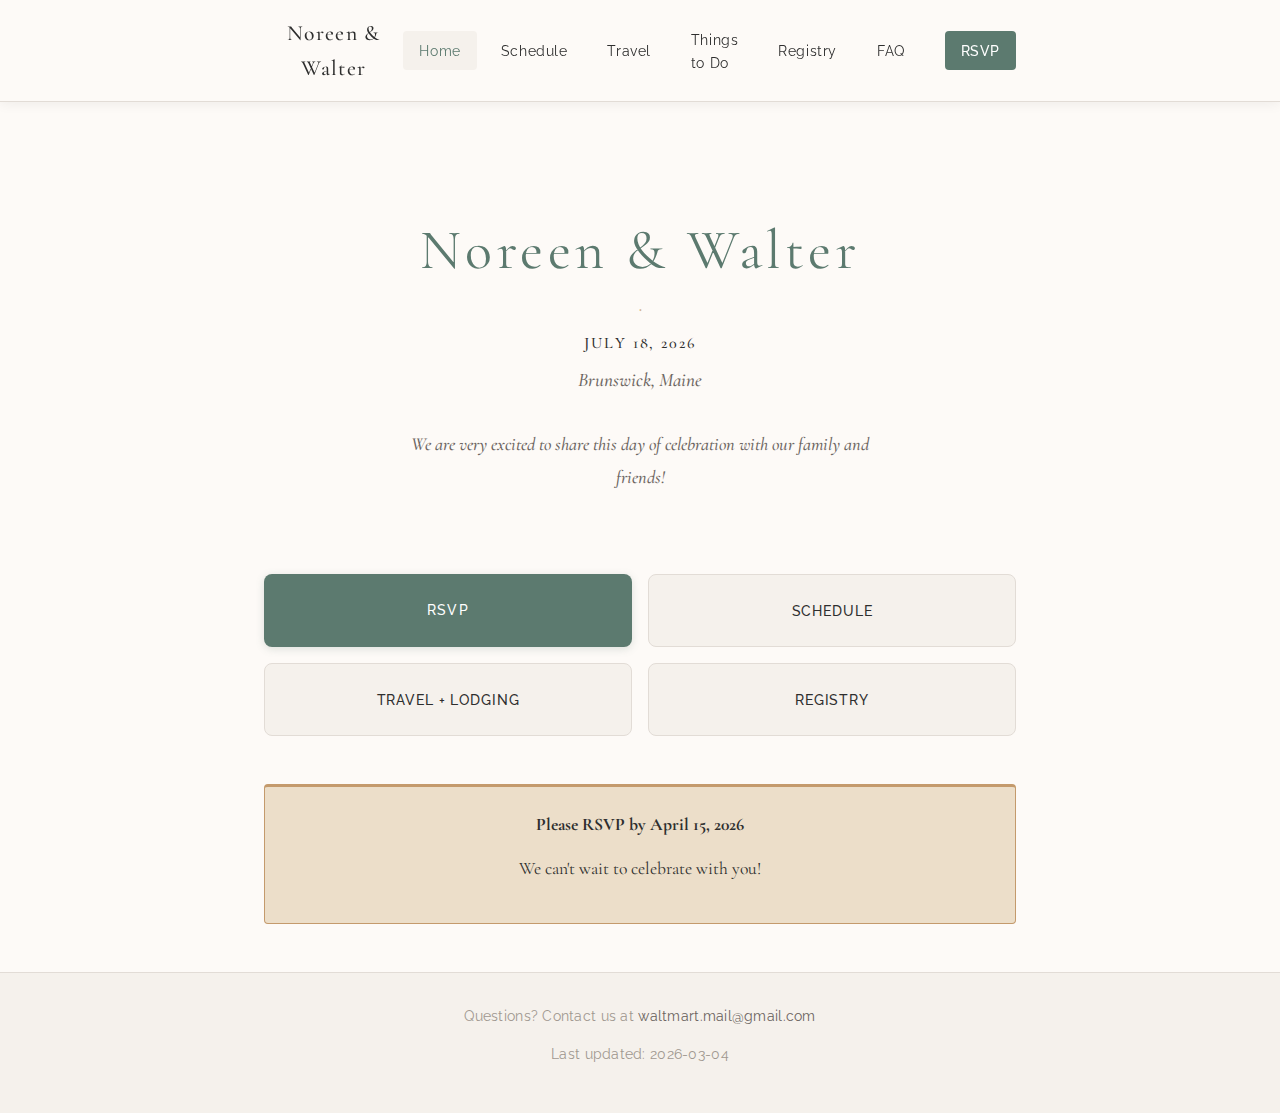
<file: index.html>
<!DOCTYPE html>
<html lang="en">
<head>
  <meta charset="UTF-8">
  <meta name="viewport" content="width=device-width, initial-scale=1.0">
  <meta name="robots" content="noindex, nofollow">
  <title>Noreen & Walter - Wedding</title>
  <meta name="description" content="Wedding celebration of Noreen Wauford and Walter Martin on July 18, 2026 in Brunswick, Maine">
  <link rel="stylesheet" href="css/styles.css">
</head>
<body>
  <!-- Header -->
  <header class="site-header">
    <div class="header-content">
      <a href="/" class="site-logo">Noreen & Walter</a>
      <button class="nav-toggle" aria-label="Toggle navigation" aria-expanded="false">
        <span></span>
        <span></span>
        <span></span>
      </button>
      <nav class="main-nav" id="main-nav">
        <ul class="nav-list">
          <li><a href="/" class="active">Home</a></li>
          <li><a href="/schedule/">Schedule</a></li>
          <li><a href="/travel/">Travel</a></li>
          <li><a href="/things-to-do/">Things to Do</a></li>
          <li><a href="/registry/">Registry</a></li>
          <li><a href="/faq/">FAQ</a></li>
          <li><a href="/rsvp/" class="nav-rsvp-btn">RSVP</a></li>
        </ul>
      </nav>
    </div>
  </header>

  <!-- Main Content -->
  <main>
    <!-- Hero Section -->
    <section class="hero">
      <h1 class="hero-names">Noreen & Walter</h1>
      <p class="hero-date">July 18, 2026</p>
      <p class="hero-location">Brunswick, Maine</p>

      <p class="welcome-message">
        We are very excited to share this day of celebration with our family and friends!
      </p>
    </section>

    <!-- CTA Buttons -->
    <section class="cta-grid">
      <a href="/rsvp/" class="cta-btn primary">RSVP</a>
      <a href="/schedule/" class="cta-btn secondary">Schedule</a>
      <a href="/travel/" class="cta-btn secondary">Travel + Lodging</a>
      <a href="/registry/" class="cta-btn secondary">Registry</a>
    </section>

    <!-- RSVP Deadline Callout -->
    <section class="deadline-callout">
      <p><strong>Please RSVP by April 15, 2026</strong></p>
      <p>We can't wait to celebrate with you!</p>
    </section>
  </main>

  <!-- Footer -->
  <footer class="site-footer">
    <div class="footer-content">
      <p class="footer-contact">
        Questions? Contact us at <a href="mailto:waltmart.mail@gmail.com">waltmart.mail@gmail.com</a>
      </p>
      <p class="footer-updated">Last updated: 2026-03-04</p>
    </div>
  </footer>

  <!-- Mobile Nav Toggle Script -->
  <script>
    const navToggle = document.querySelector('.nav-toggle');
    const mainNav = document.querySelector('#main-nav');

    navToggle.addEventListener('click', () => {
      const isOpen = mainNav.classList.toggle('active');
      navToggle.classList.toggle('active');
      navToggle.setAttribute('aria-expanded', isOpen);
    });

    // Close nav when clicking a link (mobile)
    mainNav.querySelectorAll('a').forEach(link => {
      link.addEventListener('click', () => {
        mainNav.classList.remove('active');
        navToggle.classList.remove('active');
        navToggle.setAttribute('aria-expanded', 'false');
      });
    });
  </script>
</body>
</html>
</file>
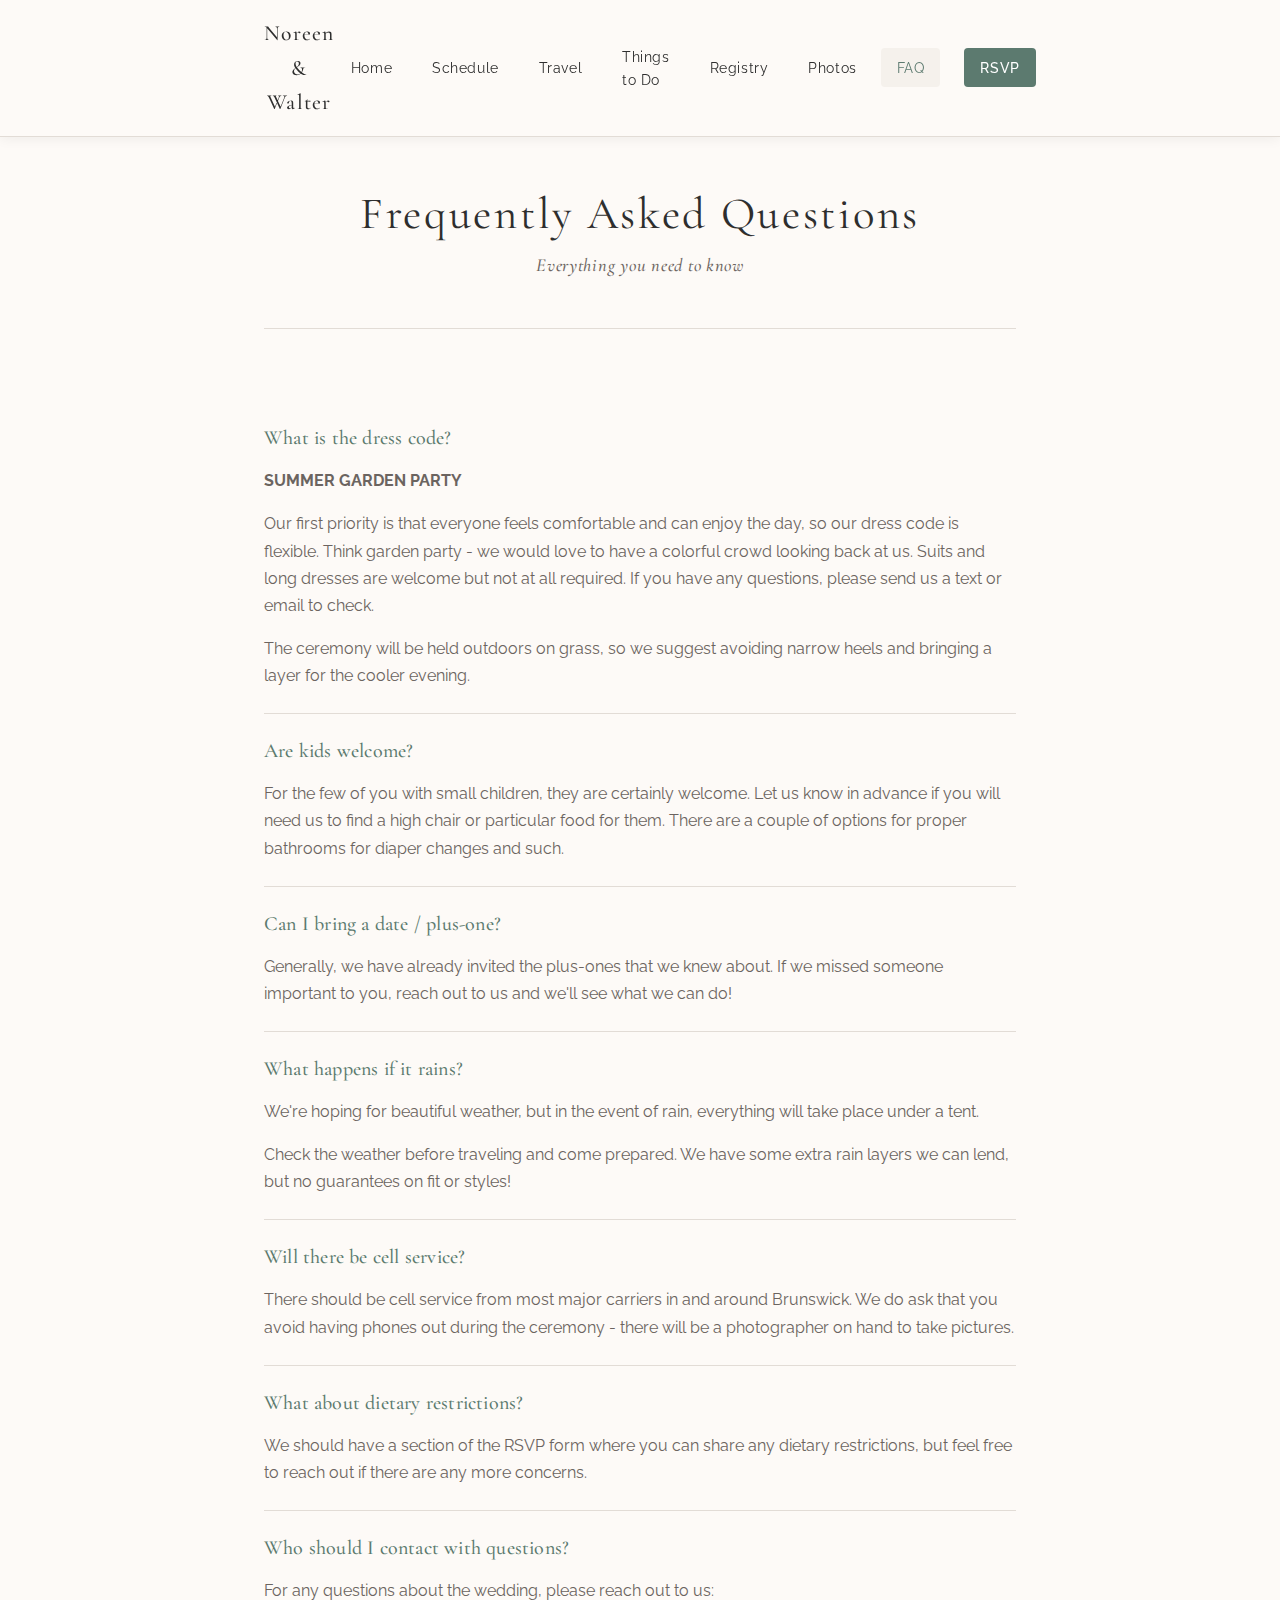
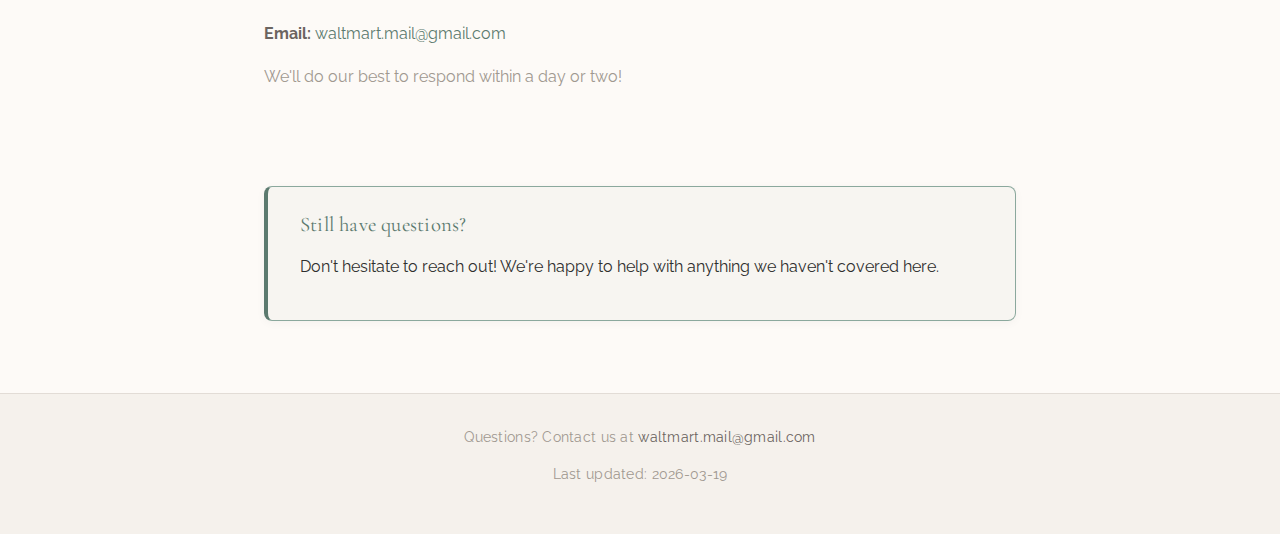
<file: faq/index.html>
<!DOCTYPE html>
<html lang="en">
<head>
  <meta charset="UTF-8">
  <meta name="viewport" content="width=device-width, initial-scale=1.0">
  <meta name="robots" content="noindex, nofollow">
  <title>FAQ - Noreen & Walter Wedding</title>
  <link rel="stylesheet" href="../css/styles.css">
</head>
<body>
  <!-- Header -->
  <header class="site-header">
    <div class="header-content">
      <a href="/" class="site-logo">Noreen & Walter</a>
      <button class="nav-toggle" aria-label="Toggle navigation" aria-expanded="false">
        <span></span>
        <span></span>
        <span></span>
      </button>
      <nav class="main-nav" id="main-nav">
        <ul class="nav-list">
          <li><a href="/">Home</a></li>
          <li><a href="/schedule/">Schedule</a></li>
          <li><a href="/travel/">Travel</a></li>
          <li><a href="/things-to-do/">Things to Do</a></li>
          <li><a href="/registry/">Registry</a></li>
          <li><a href="/photos/">Photos</a></li>
          <li><a href="/faq/" class="active">FAQ</a></li>
          <li><a href="/rsvp/" class="nav-rsvp-btn">RSVP</a></li>
        </ul>
      </nav>
    </div>
  </header>

  <!-- Main Content -->
  <main>
    <div class="page-header">
      <h1>Frequently Asked Questions</h1>
      <p class="page-subtitle">Everything you need to know</p>
    </div>

    <!-- FAQ Items -->
    <section class="content-section">

      <!-- Dress Code -->
      <div class="faq-item">
        <h3 class="faq-question">What is the dress code?</h3>
        <div class="faq-answer">
          <p><strong>SUMMER GARDEN PARTY</strong></p>
          <p>
            Our first priority is that everyone feels comfortable and can enjoy the day, so our dress
            code is flexible. Think garden party - we would love to have a colorful crowd looking back at us.
            Suits and long dresses are welcome but not at all required.
            If you have any questions, please send us a text or email to check.
          </p>
          <p class="mt-sm">
            The ceremony will be held outdoors on grass, so we suggest avoiding narrow heels
            and bringing a layer for the cooler evening.
          </p>
        </div>
      </div>

      <!-- Kids -->
      <div class="faq-item">
        <h3 class="faq-question">Are kids welcome?</h3>
        <div class="faq-answer">
          <p>
            For the few of you with small children, they are certainly welcome.
            Let us know in advance if you will need us to find a high chair or particular food for them.
            There are a couple of options for proper bathrooms for diaper changes and such.
          </p>
        </div>
      </div>

      <!-- Plus Ones -->
      <div class="faq-item">
        <h3 class="faq-question">Can I bring a date / plus-one?</h3>
        <div class="faq-answer">
          <p>
            Generally, we have already invited the plus-ones that we knew about.
            If we missed someone important to you, reach out to us and we'll see what we can do!
          </p>
        </div>
      </div>

      <!-- Weather / Indoor-Outdoor -->
      <div class="faq-item">
        <h3 class="faq-question">What happens if it rains?</h3>
        <div class="faq-answer">
          <p>
            We're hoping for beautiful weather, but in the event of rain, everything
            will take place under a tent.
          </p>
          <p class="mt-sm">
            Check the weather before traveling and come prepared.
            We have some extra rain layers we can lend, but no guarantees on fit or styles!
          </p>
        </div>
      </div>

      <!-- Cell Service -->
      <div class="faq-item">
        <h3 class="faq-question">Will there be cell service?</h3>
        <div class="faq-answer">
          <p>
            There should be cell service from most major carriers in and around Brunswick.
            We do ask that you avoid having phones out during the ceremony -
            there will be a photographer on hand to take pictures.
          </p>
        </div>
      </div>

      <!-- Dietary Accommodations -->
      <div class="faq-item">
        <h3 class="faq-question">What about dietary restrictions?</h3>
        <div class="faq-answer">
          <p>
            We should have a section of the RSVP form where you can share any dietary restrictions,
            but feel free to reach out if there are any more concerns.
          </p>
        </div>
      </div>

      <!-- Contact -->
      <div class="faq-item">
        <h3 class="faq-question">Who should I contact with questions?</h3>
        <div class="faq-answer">
          <p>
            For any questions about the wedding, please reach out to us:
          </p>
          <p class="mt-sm">
            <strong>Email:</strong> <a href="mailto:waltmart.mail@gmail.com">waltmart.mail@gmail.com</a>
          </p>
          <p class="mt-sm text-muted">
            We'll do our best to respond within a day or two!
          </p>
        </div>
      </div>

    </section>

    <!-- Still have questions -->
    <section class="content-section">
      <div class="info-box highlight">
        <h3>Still have questions?</h3>
        <p>
          Don't hesitate to reach out! We're happy to help with anything we haven't covered here.
        </p>
      </div>
    </section>
  </main>

  <!-- Footer -->
  <footer class="site-footer">
    <div class="footer-content">
      <p class="footer-contact">
        Questions? Contact us at <a href="mailto:waltmart.mail@gmail.com">waltmart.mail@gmail.com</a>
      </p>
      <p class="footer-updated">Last updated: 2026-03-19</p>
    </div>
  </footer>

  <!-- Mobile Nav Toggle Script -->
  <script>
    const navToggle = document.querySelector('.nav-toggle');
    const mainNav = document.querySelector('#main-nav');

    navToggle.addEventListener('click', () => {
      const isOpen = mainNav.classList.toggle('active');
      navToggle.classList.toggle('active');
      navToggle.setAttribute('aria-expanded', isOpen);
    });

    mainNav.querySelectorAll('a').forEach(link => {
      link.addEventListener('click', () => {
        mainNav.classList.remove('active');
        navToggle.classList.remove('active');
        navToggle.setAttribute('aria-expanded', 'false');
      });
    });
  </script>
</body>
</html>
</file>
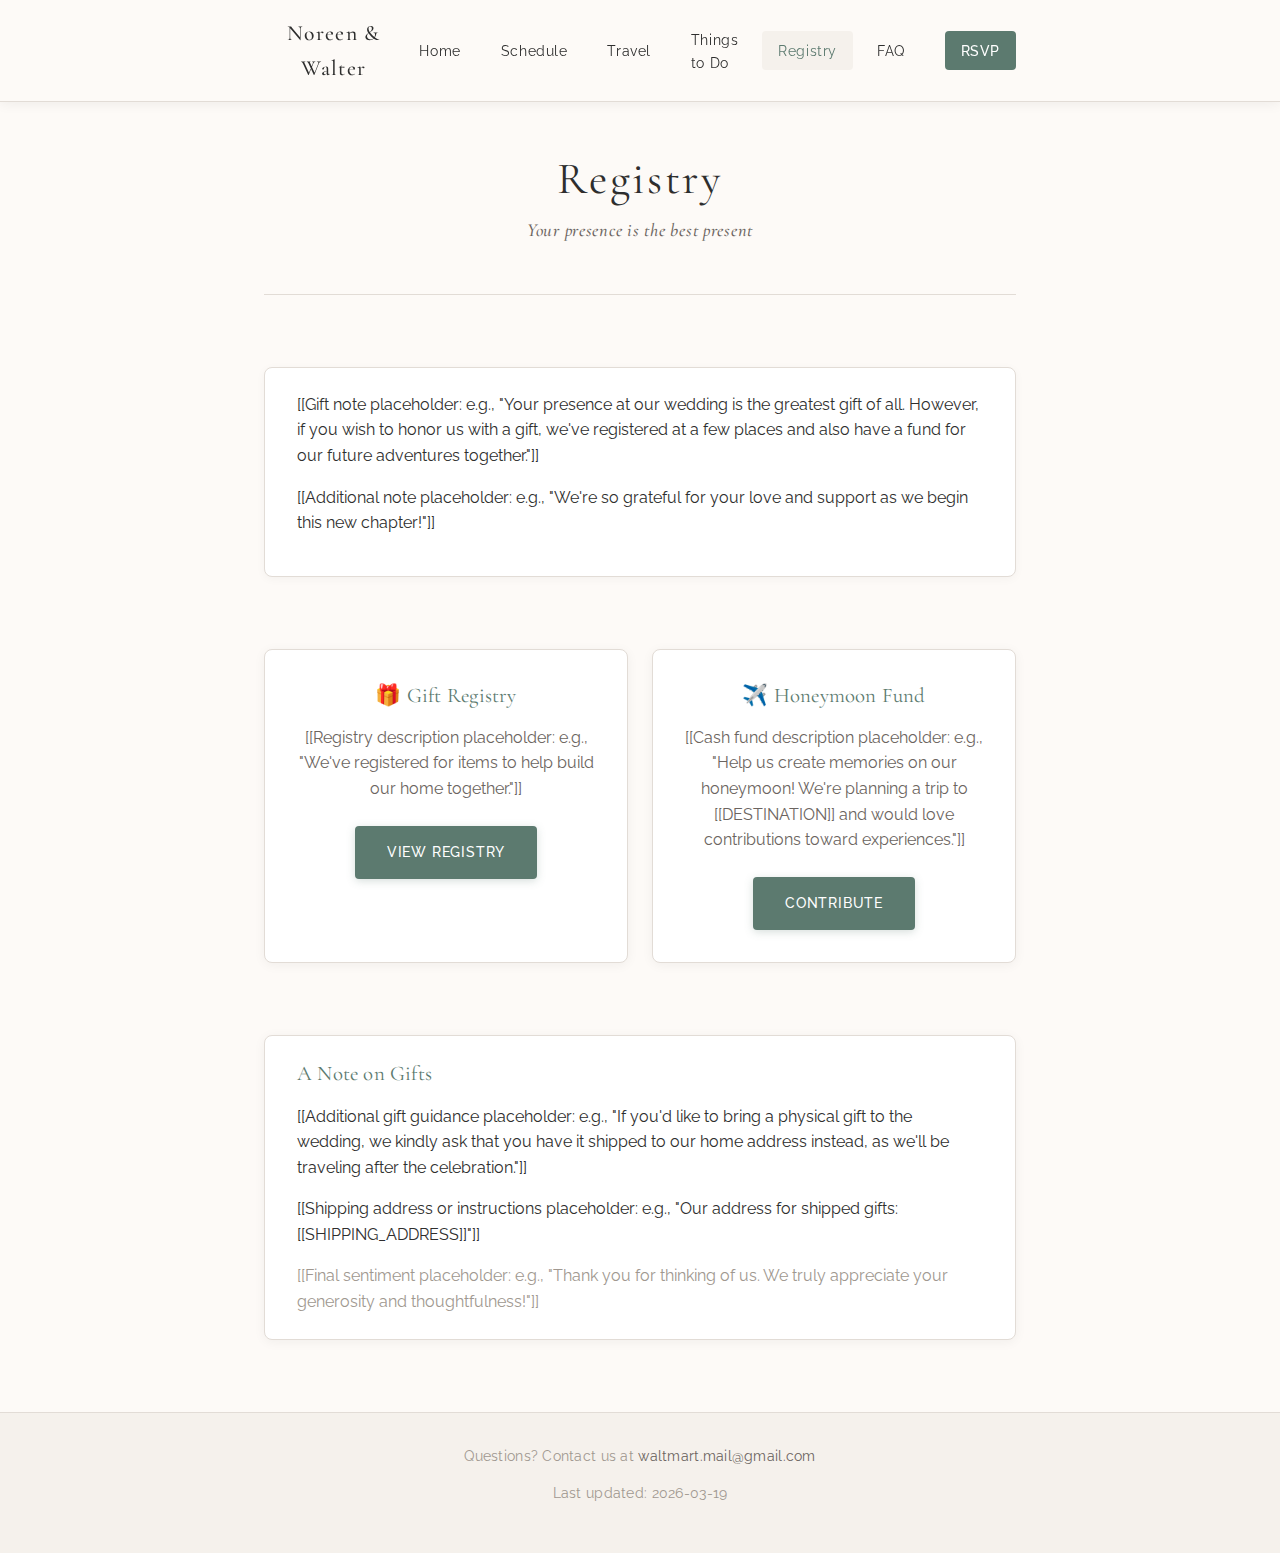
<file: registry/index.html>
<!DOCTYPE html>
<html lang="en">
<head>
  <meta charset="UTF-8">
  <meta name="viewport" content="width=device-width, initial-scale=1.0">
  <meta name="robots" content="noindex, nofollow">
  <title>Registry - Noreen & Walter Wedding</title>
  <link rel="stylesheet" href="../css/styles.css">
</head>
<body>
  <!-- Header -->
  <header class="site-header">
    <div class="header-content">
      <a href="/" class="site-logo">Noreen & Walter</a>
      <button class="nav-toggle" aria-label="Toggle navigation" aria-expanded="false">
        <span></span>
        <span></span>
        <span></span>
      </button>
      <nav class="main-nav" id="main-nav">
        <ul class="nav-list">
          <li><a href="/">Home</a></li>
          <li><a href="/schedule/">Schedule</a></li>
          <li><a href="/travel/">Travel</a></li>
          <li><a href="/things-to-do/">Things to Do</a></li>
          <li><a href="/registry/" class="active">Registry</a></li>
          <li><a href="/faq/">FAQ</a></li>
          <li><a href="/rsvp/" class="nav-rsvp-btn">RSVP</a></li>
        </ul>
      </nav>
    </div>
  </header>

  <!-- Main Content -->
  <main>
    <div class="page-header">
      <h1>Registry</h1>
      <p class="page-subtitle">Your presence is the best present</p>
    </div>

    <!-- Gift Note -->
    <section class="content-section">
      <div class="info-box">
        <p>
          [[Gift note placeholder: e.g., "Your presence at our wedding is the greatest gift of all.
          However, if you wish to honor us with a gift, we've registered at a few places and also
          have a fund for our future adventures together."]]
        </p>
        <p class="mt-sm">
          [[Additional note placeholder: e.g., "We're so grateful for your love and support as we
          begin this new chapter!"]]
        </p>
      </div>
    </section>

    <!-- Registry Links -->
    <section class="content-section">
      <div class="registry-links">

        <!-- Main Registry -->
        <div class="registry-card">
          <h3>🎁 Gift Registry</h3>
          <p>
            [[Registry description placeholder: e.g., "We've registered for items to help build our home together."]]
          </p>
          <a href="[[REGISTRY_URL]]" class="btn" target="_blank" rel="noopener">
            View Registry
          </a>
        </div>

        <!-- Cash Fund / Honeymoon Fund -->
        <div class="registry-card">
          <h3>✈️ Honeymoon Fund</h3>
          <p>
            [[Cash fund description placeholder: e.g., "Help us create memories on our honeymoon!
            We're planning a trip to [[DESTINATION]] and would love contributions toward experiences."]]
          </p>
          <a href="[[DONATION_URL]]" class="btn" target="_blank" rel="noopener">
            Contribute
          </a>
        </div>

      </div>
    </section>

    <!-- Additional Notes -->
    <section class="content-section">
      <div class="card">
        <h3>A Note on Gifts</h3>
        <p>
          [[Additional gift guidance placeholder: e.g., "If you'd like to bring a physical gift
          to the wedding, we kindly ask that you have it shipped to our home address instead,
          as we'll be traveling after the celebration."]]
        </p>
        <p class="mt-sm">
          [[Shipping address or instructions placeholder: e.g., "Our address for shipped gifts:
          [[SHIPPING_ADDRESS]]"]]
        </p>
        <p class="mt-sm text-muted">
          [[Final sentiment placeholder: e.g., "Thank you for thinking of us. We truly appreciate
          your generosity and thoughtfulness!"]]
        </p>
      </div>
    </section>
  </main>

  <!-- Footer -->
  <footer class="site-footer">
    <div class="footer-content">
      <p class="footer-contact">
        Questions? Contact us at <a href="mailto:waltmart.mail@gmail.com">waltmart.mail@gmail.com</a>
      </p>
      <p class="footer-updated">Last updated: 2026-03-19</p>
    </div>
  </footer>

  <!-- Mobile Nav Toggle Script -->
  <script>
    const navToggle = document.querySelector('.nav-toggle');
    const mainNav = document.querySelector('#main-nav');

    navToggle.addEventListener('click', () => {
      const isOpen = mainNav.classList.toggle('active');
      navToggle.classList.toggle('active');
      navToggle.setAttribute('aria-expanded', isOpen);
    });

    mainNav.querySelectorAll('a').forEach(link => {
      link.addEventListener('click', () => {
        mainNav.classList.remove('active');
        navToggle.classList.remove('active');
        navToggle.setAttribute('aria-expanded', 'false');
      });
    });
  </script>
</body>
</html>
</file>
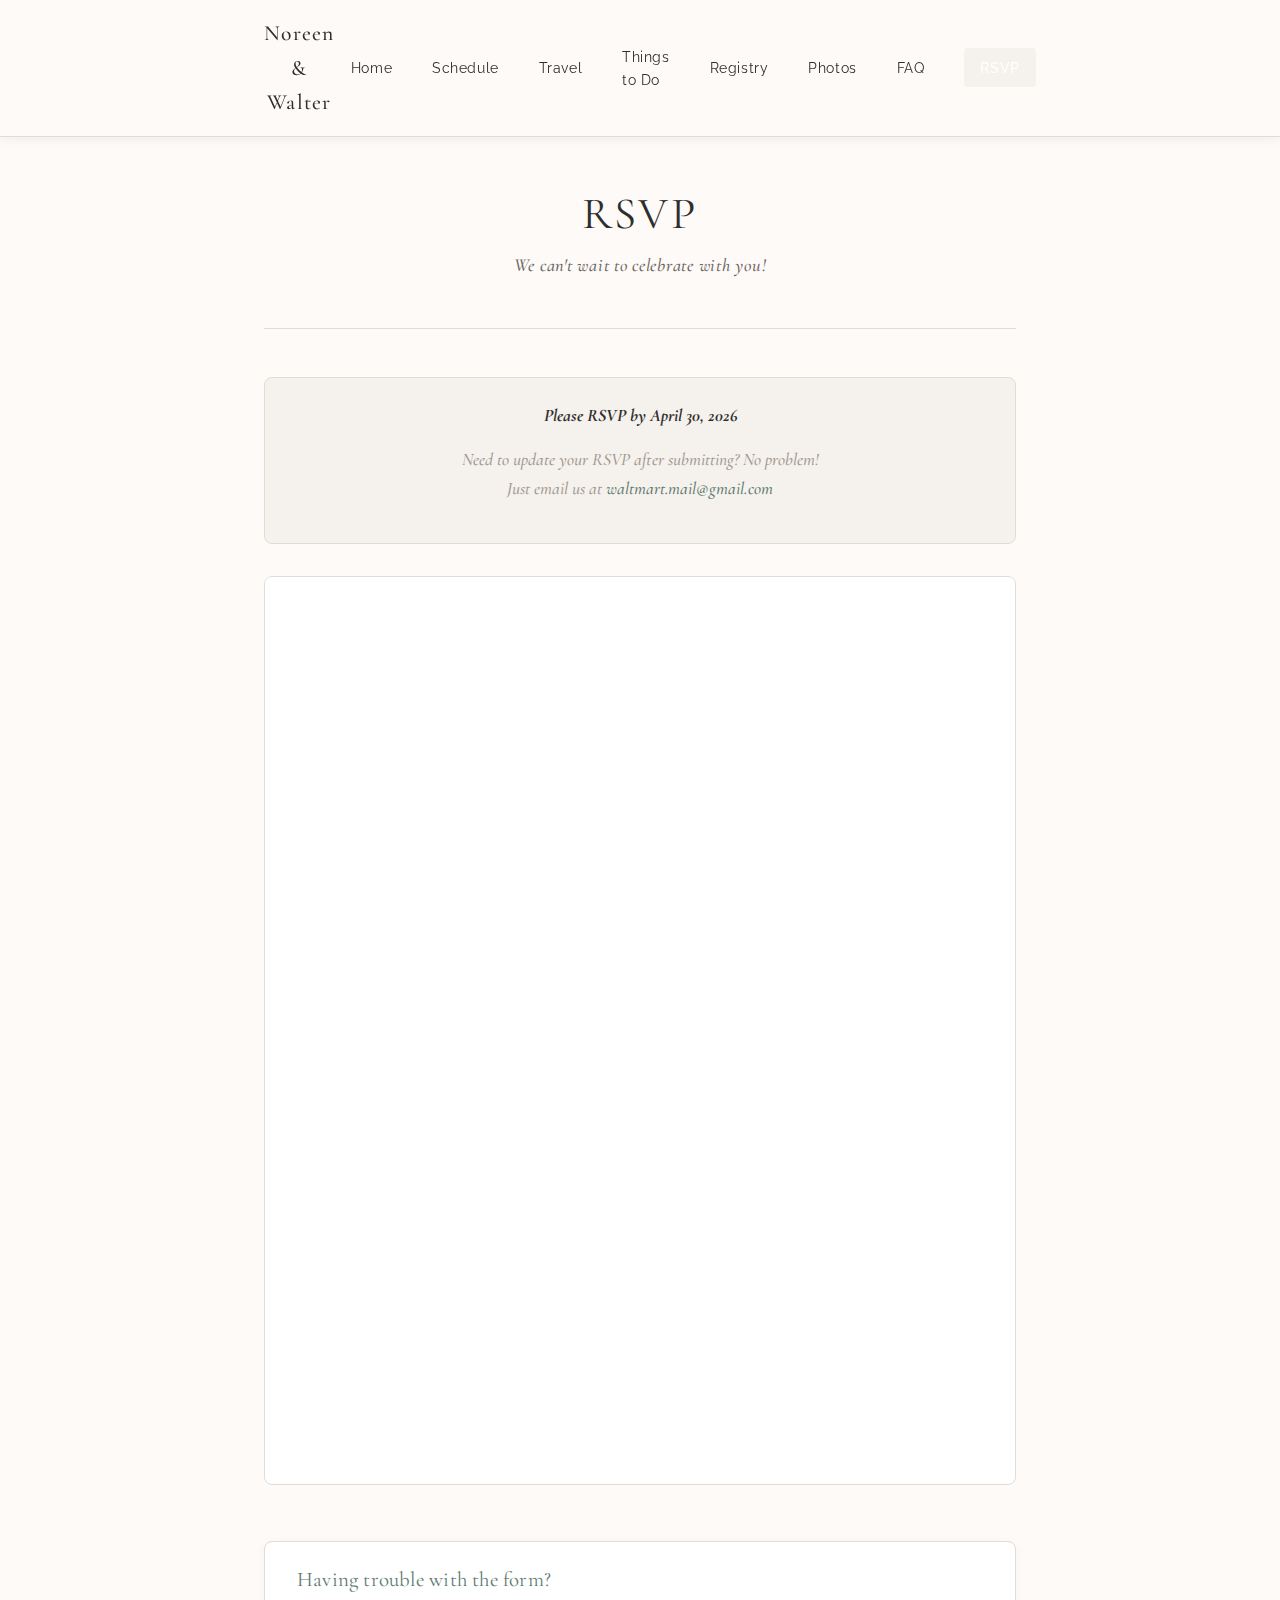
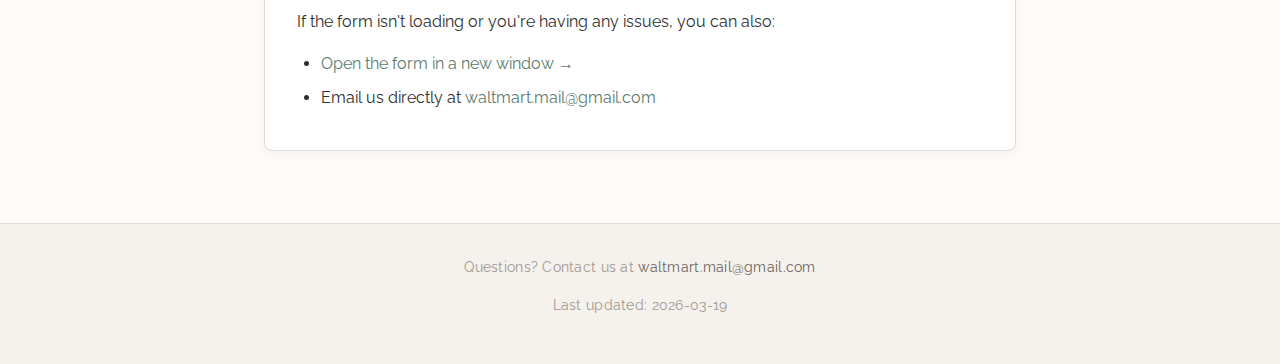
<file: rsvp/index.html>
<!DOCTYPE html>
<html lang="en">
<head>
  <meta charset="UTF-8">
  <meta name="viewport" content="width=device-width, initial-scale=1.0">
  <meta name="robots" content="noindex, nofollow">
  <title>RSVP - Noreen & Walter Wedding</title>
  <link rel="stylesheet" href="../css/styles.css">
  <style>
    /* Responsive Google Form iframe */
    .google-form-wrapper {
      position: relative;
      width: 100%;
      overflow: hidden;
    }

    .google-form-wrapper iframe {
      width: 100%;
      min-height: 900px;
      border: none;
      background: white;
    }

    @media (max-width: 600px) {
      .google-form-wrapper iframe {
        min-height: 1000px;
      }
    }
  </style>
</head>
<body>
  <!-- Header -->
  <header class="site-header">
    <div class="header-content">
      <a href="/" class="site-logo">Noreen & Walter</a>
      <button class="nav-toggle" aria-label="Toggle navigation" aria-expanded="false">
        <span></span>
        <span></span>
        <span></span>
      </button>
      <nav class="main-nav" id="main-nav">
        <ul class="nav-list">
          <li><a href="/">Home</a></li>
          <li><a href="/schedule/">Schedule</a></li>
          <li><a href="/travel/">Travel</a></li>
          <li><a href="/things-to-do/">Things to Do</a></li>
          <li><a href="/registry/">Registry</a></li>
          <li><a href="/photos/">Photos</a></li>
          <li><a href="/faq/">FAQ</a></li>
          <li><a href="/rsvp/" class="nav-rsvp-btn active">RSVP</a></li>
        </ul>
      </nav>
    </div>
  </header>

  <!-- Main Content -->
  <main>
    <div class="page-header">
      <h1>RSVP</h1>
      <p class="page-subtitle">We can't wait to celebrate with you!</p>
    </div>

    <!-- RSVP Note -->
    <section class="rsvp-note">
      <p><strong>Please RSVP by April 30, 2026</strong></p>
      <p class="mt-sm text-muted">
        Need to update your RSVP after submitting? No problem!<br>
        Just email us at <a href="mailto:waltmart.mail@gmail.com">waltmart.mail@gmail.com</a>
      </p>
    </section>

    <!-- Google Form Embed -->
    <section class="form-container">
      <div class="google-form-wrapper">
        <!-- TODO: paste Google Form embed link -->
        <!--
          To add your Google Form:
          1. Open your Google Form
          2. Click "Send" button
          3. Click the embed icon (<>)
          4. Copy the src URL from the iframe code
          5. Replace the placeholder URL below

          Example:
          <iframe src="https://docs.google.com/forms/d/e/YOUR_FORM_ID/viewform?embedded=true">Loading…</iframe>
        -->
        <iframe
          src="https://docs.google.com/forms/d/e/1FAIpQLSdqzH2G4wAQ98bJ7nxF_rt74MPvc5dRR2CoRAMKGJ7uS1XCbQ/viewform?embedded=true"
          title="RSVP Form"
          loading="lazy">
          Loading RSVP form…
        </iframe>
      </div>
    </section>

    <!-- Trouble with form -->
    <section class="content-section mt-lg">
      <div class="info-box">
        <h3>Having trouble with the form?</h3>
        <p>
          If the form isn't loading or you're having any issues, you can also:
        </p>
        <ul>
          <li>
            <a href="https://docs.google.com/forms/d/e/1FAIpQLSdqzH2G4wAQ98bJ7nxF_rt74MPvc5dRR2CoRAMKGJ7uS1XCbQ/viewform?embedded=true" target="_blank" rel="noopener">
              Open the form in a new window →
            </a>
          </li>
          <li>
            Email us directly at <a href="mailto:waltmart.mail@gmail.com">waltmart.mail@gmail.com</a>
          </li>
        </ul>
      </div>
    </section>
  </main>

  <!-- Footer -->
  <footer class="site-footer">
    <div class="footer-content">
      <p class="footer-contact">
        Questions? Contact us at <a href="mailto:waltmart.mail@gmail.com">waltmart.mail@gmail.com</a>
      </p>
      <p class="footer-updated">Last updated: 2026-03-19</p>
    </div>
  </footer>

  <!-- Mobile Nav Toggle Script -->
  <script>
    const navToggle = document.querySelector('.nav-toggle');
    const mainNav = document.querySelector('#main-nav');

    navToggle.addEventListener('click', () => {
      const isOpen = mainNav.classList.toggle('active');
      navToggle.classList.toggle('active');
      navToggle.setAttribute('aria-expanded', isOpen);
    });

    mainNav.querySelectorAll('a').forEach(link => {
      link.addEventListener('click', () => {
        mainNav.classList.remove('active');
        navToggle.classList.remove('active');
        navToggle.setAttribute('aria-expanded', 'false');
      });
    });
  </script>
</body>
</html>
</file>
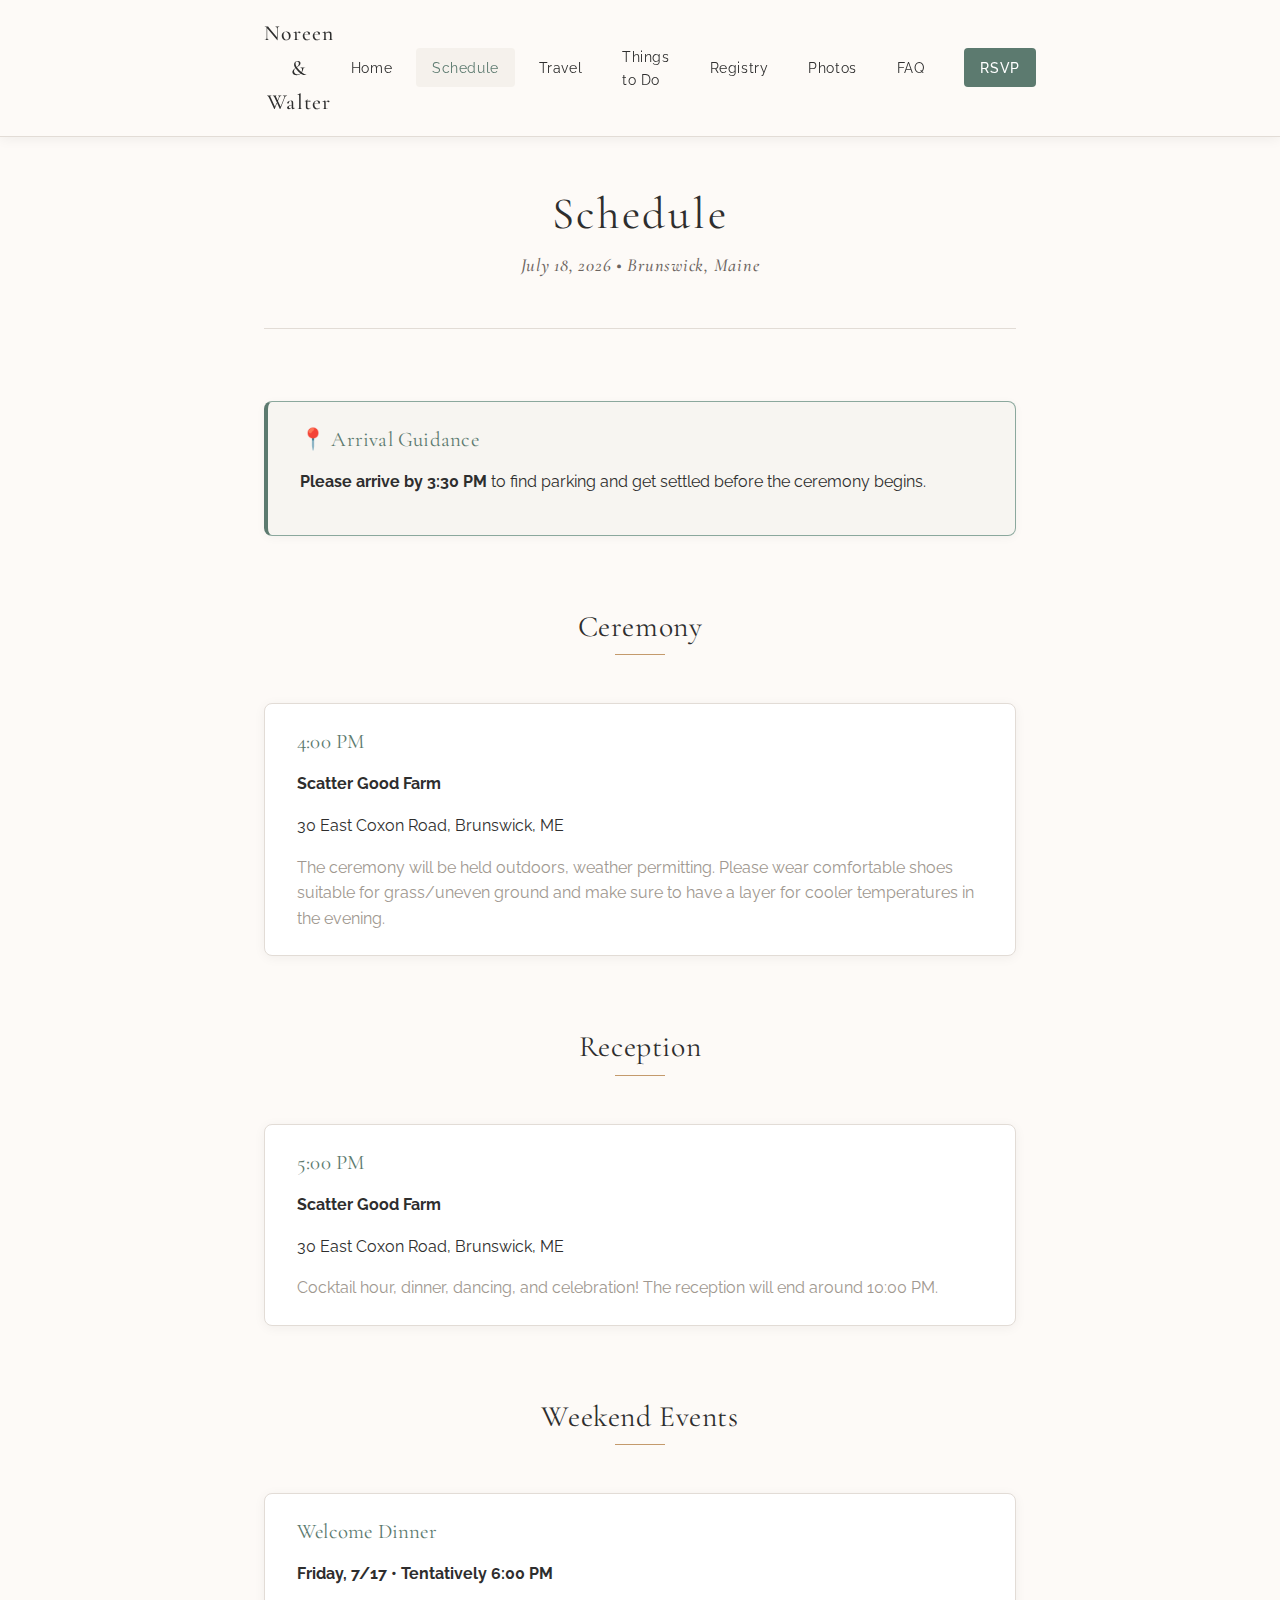
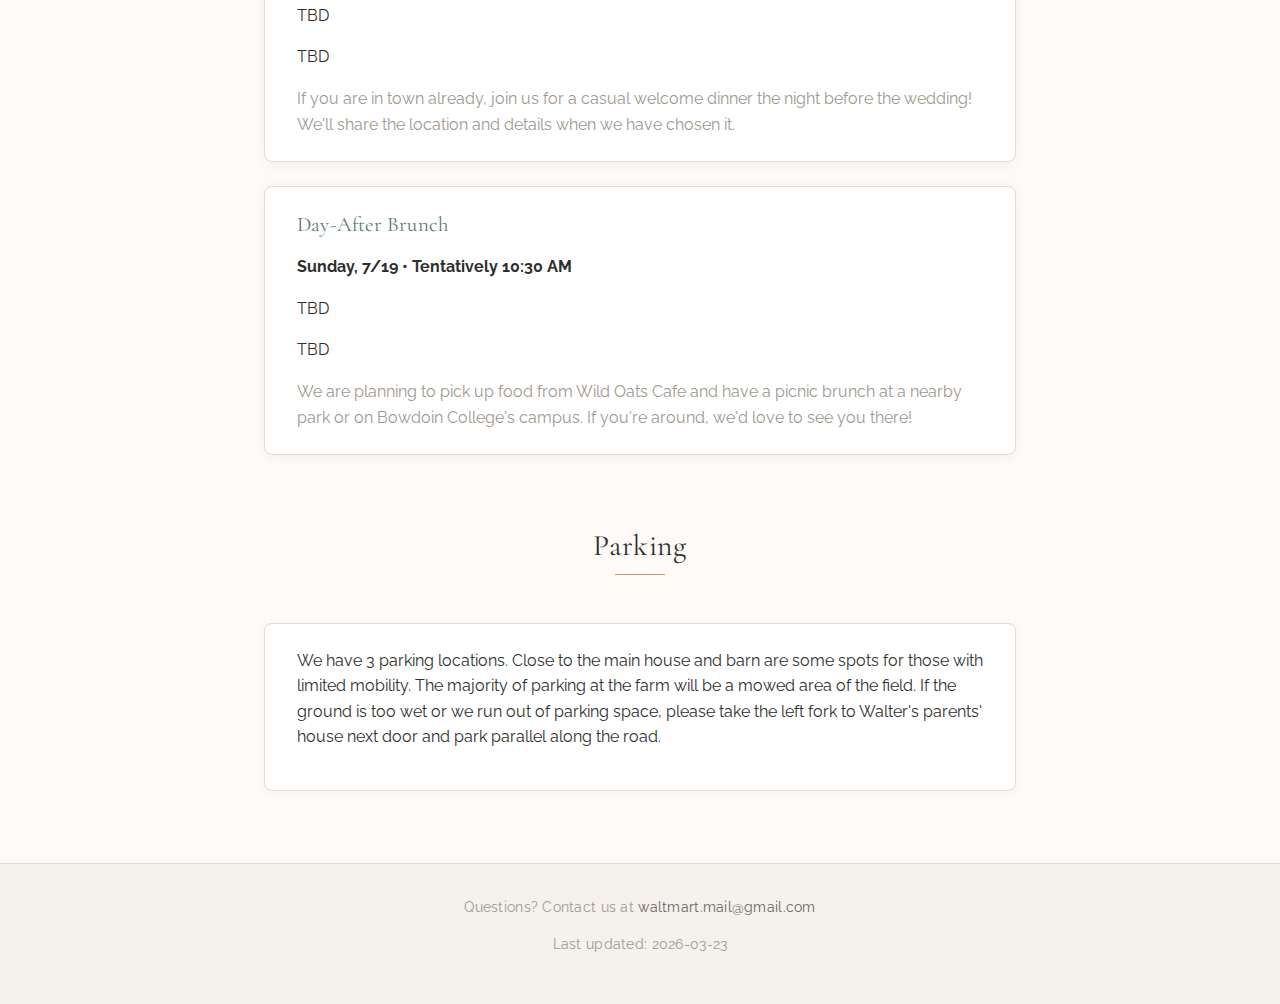
<file: schedule/index.html>
<!DOCTYPE html>
<html lang="en">
<head>
  <meta charset="UTF-8">
  <meta name="viewport" content="width=device-width, initial-scale=1.0">
  <meta name="robots" content="noindex, nofollow">
  <title>Schedule - Noreen & Walter Wedding</title>
  <link rel="stylesheet" href="../css/styles.css">
</head>
<body>
  <!-- Header -->
  <header class="site-header">
    <div class="header-content">
      <a href="/" class="site-logo">Noreen & Walter</a>
      <button class="nav-toggle" aria-label="Toggle navigation" aria-expanded="false">
        <span></span>
        <span></span>
        <span></span>
      </button>
      <nav class="main-nav" id="main-nav">
        <ul class="nav-list">
          <li><a href="/">Home</a></li>
          <li><a href="/schedule/" class="active">Schedule</a></li>
          <li><a href="/travel/">Travel</a></li>
          <li><a href="/things-to-do/">Things to Do</a></li>
          <li><a href="/registry/">Registry</a></li>
          <li><a href="/photos/">Photos</a></li>
          <li><a href="/faq/">FAQ</a></li>
          <li><a href="/rsvp/" class="nav-rsvp-btn">RSVP</a></li>
        </ul>
      </nav>
    </div>
  </header>

  <!-- Main Content -->
  <main>
    <div class="page-header">
      <h1>Schedule</h1>
      <p class="page-subtitle">July 18, 2026 • Brunswick, Maine</p>
    </div>

    <!-- Arrival Guidance -->
    <section class="content-section">
      <div class="info-box highlight">
        <h3>📍 Arrival Guidance</h3>
        <p><strong>Please arrive by 3:30 PM</strong> to find parking and get settled before the ceremony begins.</p>
      </div>
    </section>

    <!-- Ceremony -->
    <section class="content-section">
      <h2>Ceremony</h2>
      <div class="card">
        <h3>4:00 PM</h3>
        <p><strong>Scatter Good Farm</strong></p>
        <p>30 East Coxon Road, Brunswick, ME</p>
        <p class="text-muted mt-sm">
          The ceremony will be held outdoors, weather permitting.
          Please wear comfortable shoes suitable for grass/uneven ground and make sure to have a layer
          for cooler temperatures in the evening.
        </p>
      </div>
    </section>

    <!-- Reception -->
    <section class="content-section">
      <h2>Reception</h2>
      <div class="card">
        <h3>5:00 PM</h3>
        <p><strong>Scatter Good Farm</strong></p>
        <p>30 East Coxon Road, Brunswick, ME</p>
        <p class="text-muted mt-sm">
          Cocktail hour, dinner, dancing, and celebration!
          The reception will end around 10:00 PM.
        </p>
      </div>
    </section>

    <!-- Weekend Events (Optional) -->
    <section class="content-section">
      <h2>Weekend Events</h2>
      <div class="card">
        <h3>Welcome Dinner</h3>
        <p><strong>Friday, 7/17 • Tentatively 6:00 PM</strong></p>
        <p>TBD</p>
        <p>TBD</p>
        <p class="text-muted mt-sm">
          If you are in town already, join us for a casual welcome dinner the night before the wedding!
          We'll share the location and details when we have chosen it.
        </p>
      </div>

      <div class="card">
        <h3>Day-After Brunch</h3>
        <p><strong>Sunday, 7/19 • Tentatively 10:30 AM</strong></p>
        <p>TBD</p>
        <p>TBD</p>
        <p class="text-muted mt-sm">
          We are planning to pick up food from Wild Oats Cafe and have a picnic
          brunch at a nearby park or on Bowdoin College's campus.
          If you're around, we'd love to see you there!
        </p>
      </div>

      <!-- Add more events as needed -->
      <!--
      <div class="card">
        <h3>After-Party</h3>
        <p><strong>[[TIME]]</strong></p>
        <p>[[VENUE]]</p>
        <p class="text-muted mt-sm">[[Description]]</p>
      </div>
      -->
    </section>

    <!-- Parking -->
    <section class="content-section">
      <h2>Parking</h2>
      <div class="info-box">
        <p>
          We have 3 parking locations.
          Close to the main house and barn are some spots for those with limited mobility.
          The majority of parking at the farm will be a mowed area of the field.
          If the ground is too wet or we run out of parking space, please take the left fork
          to Walter's parents' house next door and park parallel along the road.
        </p>
      </div>
    </section>
  </main>

  <!-- Footer -->
  <footer class="site-footer">
    <div class="footer-content">
      <p class="footer-contact">
        Questions? Contact us at <a href="mailto:waltmart.mail@gmail.com">waltmart.mail@gmail.com</a>
      </p>
      <p class="footer-updated">Last updated: 2026-03-23</p>
    </div>
  </footer>

  <!-- Mobile Nav Toggle Script -->
  <script>
    const navToggle = document.querySelector('.nav-toggle');
    const mainNav = document.querySelector('#main-nav');

    navToggle.addEventListener('click', () => {
      const isOpen = mainNav.classList.toggle('active');
      navToggle.classList.toggle('active');
      navToggle.setAttribute('aria-expanded', isOpen);
    });

    mainNav.querySelectorAll('a').forEach(link => {
      link.addEventListener('click', () => {
        mainNav.classList.remove('active');
        navToggle.classList.remove('active');
        navToggle.setAttribute('aria-expanded', 'false');
      });
    });
  </script>
</body>
</html>
</file>
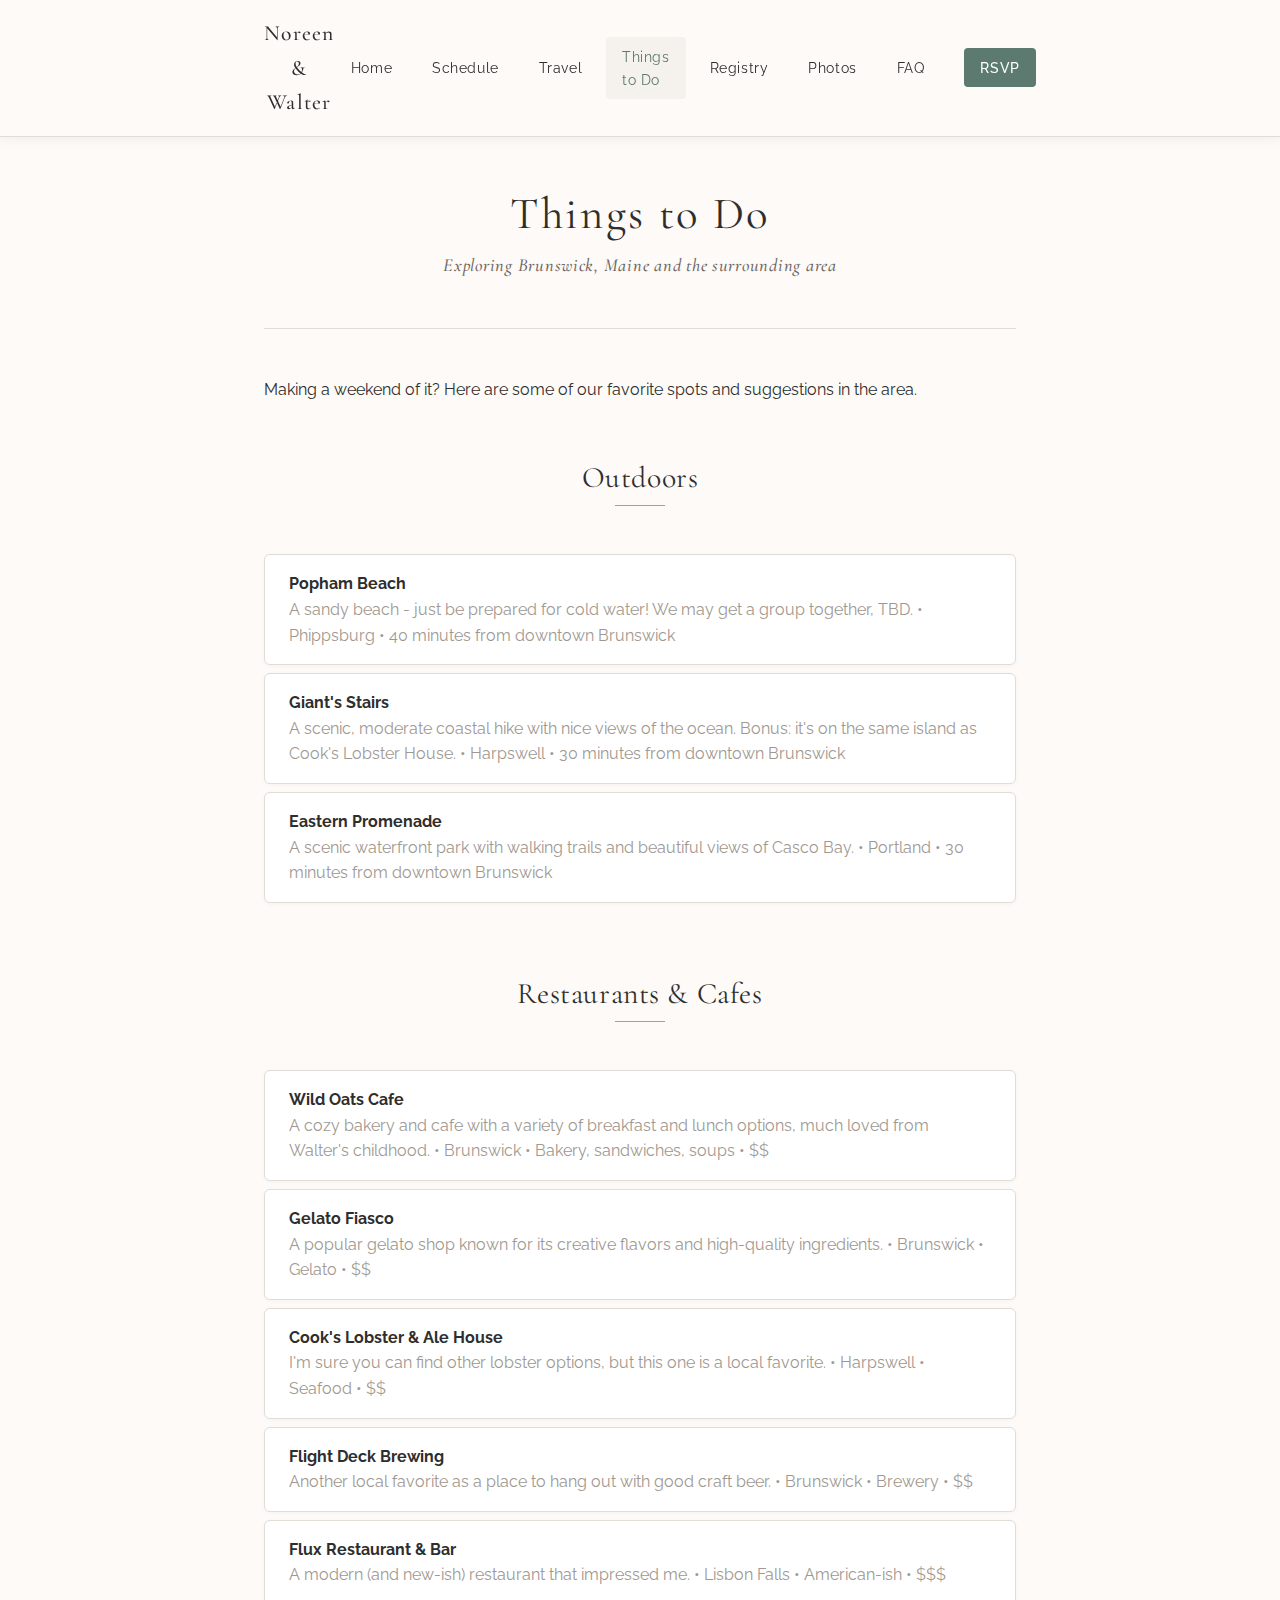
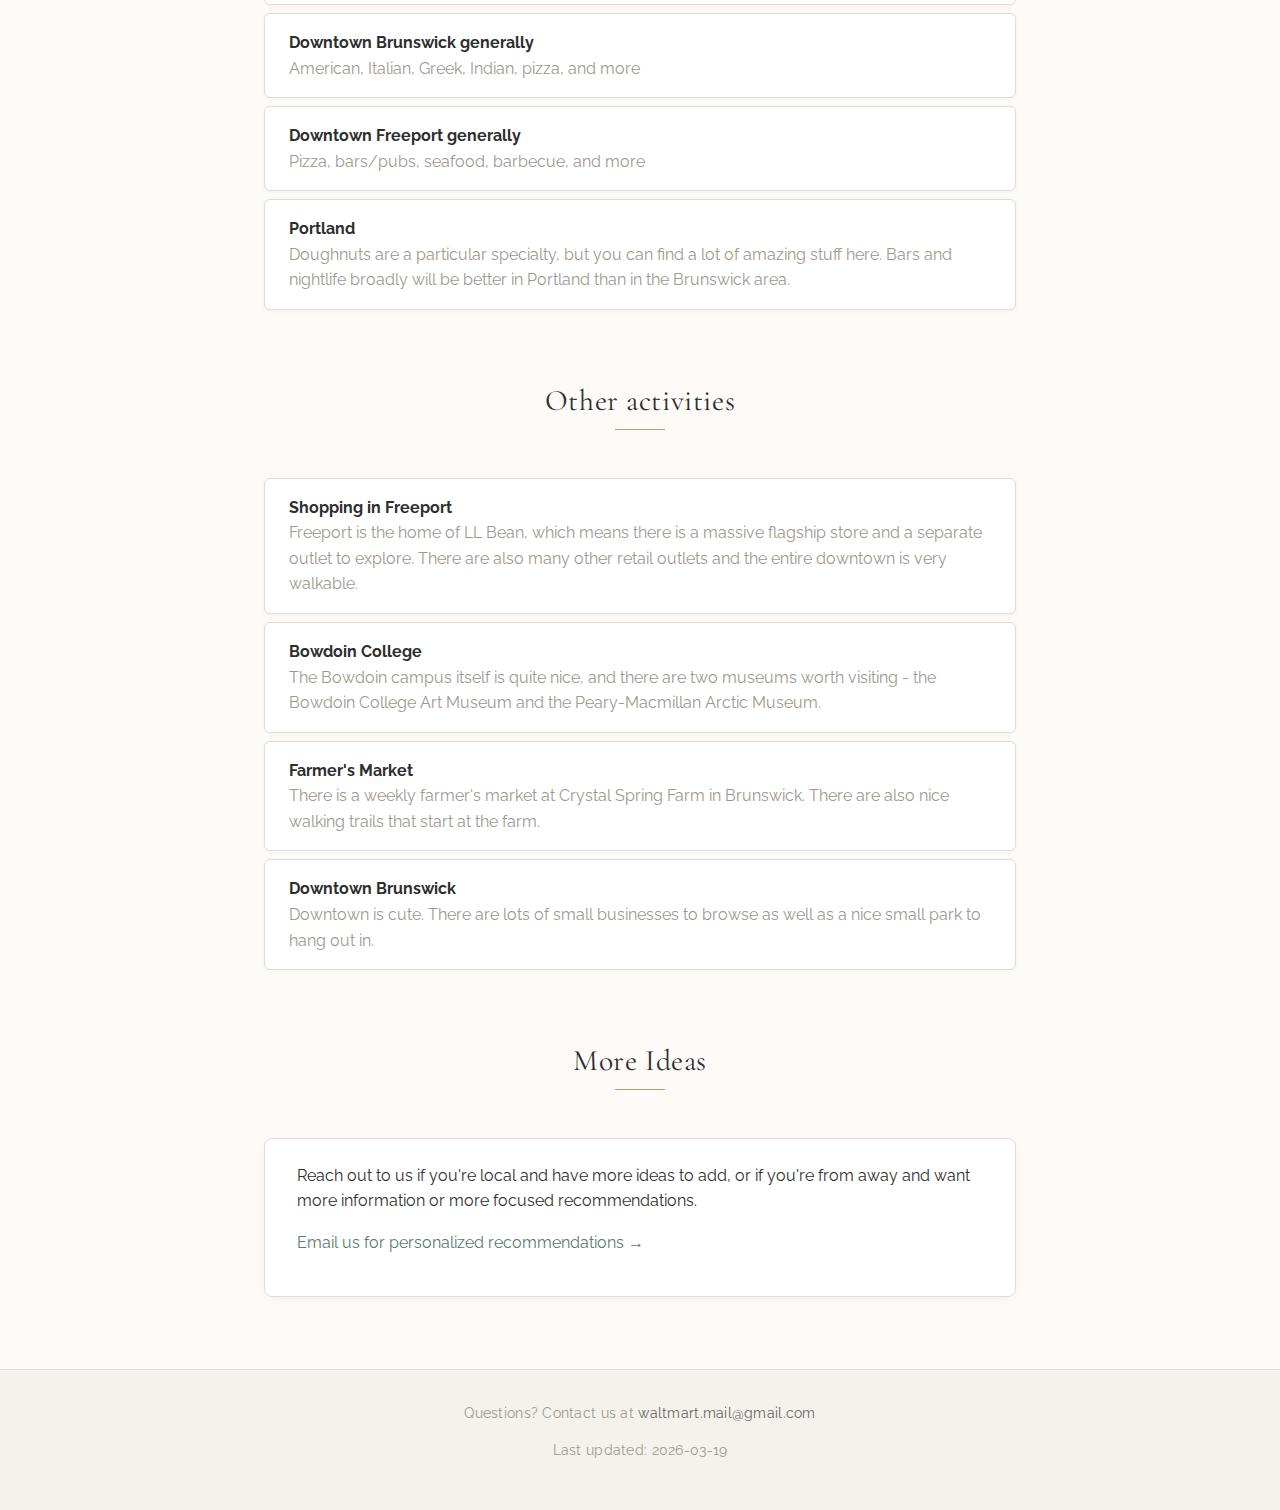
<file: things-to-do/index.html>
<!DOCTYPE html>
<html lang="en">
<head>
  <meta charset="UTF-8">
  <meta name="viewport" content="width=device-width, initial-scale=1.0">
  <meta name="robots" content="noindex, nofollow">
  <title>Things to Do - Noreen & Walter Wedding</title>
  <link rel="stylesheet" href="../css/styles.css">
</head>
<body>
  <!-- Header -->
  <header class="site-header">
    <div class="header-content">
      <a href="/" class="site-logo">Noreen & Walter</a>
      <button class="nav-toggle" aria-label="Toggle navigation" aria-expanded="false">
        <span></span>
        <span></span>
        <span></span>
      </button>
      <nav class="main-nav" id="main-nav">
        <ul class="nav-list">
          <li><a href="/">Home</a></li>
          <li><a href="/schedule/">Schedule</a></li>
          <li><a href="/travel/">Travel</a></li>
          <li><a href="/things-to-do/" class="active">Things to Do</a></li>
          <li><a href="/registry/">Registry</a></li>
          <li><a href="/photos/">Photos</a></li>
          <li><a href="/faq/">FAQ</a></li>
          <li><a href="/rsvp/" class="nav-rsvp-btn">RSVP</a></li>
        </ul>
      </nav>
    </div>
  </header>

  <!-- Main Content -->
  <main>
    <div class="page-header">
      <h1>Things to Do</h1>
      <p class="page-subtitle">Exploring Brunswick, Maine and the surrounding area</p>
    </div>

    <p class="mb-lg">
      Making a weekend of it? Here are some of our favorite spots and suggestions in the area.
    </p>

    <!-- Hikes & Outdoors -->
    <section class="content-section activity-category">
      <h2>Outdoors</h2>
      <ul class="activity-list">
        <li>
          <strong>Popham Beach</strong><br>
          <span class="text-muted">A sandy beach - just be prepared for cold water! We may get a group together, TBD. • Phippsburg • 40 minutes from downtown Brunswick</span>
        </li>
        <li>
          <strong>Giant's Stairs</strong><br>
          <span class="text-muted">A scenic, moderate coastal hike with nice views of the ocean. Bonus: it's on the same island as Cook's Lobster House. • Harpswell • 30 minutes from downtown Brunswick</span>
        </li>
        <li>
          <strong>Eastern Promenade</strong><br>
          <span class="text-muted">A scenic waterfront park with walking trails and beautiful views of Casco Bay. • Portland • 30 minutes from downtown Brunswick</span>
        </li>
      </ul>
    </section>

    <!-- Restaurants & Cafes -->
    <section class="content-section activity-category">
      <h2>Restaurants & Cafes</h2>
      <ul class="activity-list">
        <li>
          <strong>Wild Oats Cafe</strong><br>
          <span class="text-muted">A cozy bakery and cafe with a variety of breakfast and lunch options, much loved from Walter's childhood. • Brunswick • Bakery, sandwiches, soups • $$</span>
        </li>
        <li>
          <strong>Gelato Fiasco</strong><br>
          <span class="text-muted">A popular gelato shop known for its creative flavors and high-quality ingredients. • Brunswick • Gelato • $$</span>
        </li>
        <li>
          <strong>Cook's Lobster & Ale House</strong><br>
          <span class="text-muted">I'm sure you can find other lobster options, but this one is a local favorite. • Harpswell • Seafood • $$</span>
        </li>
        <li>
          <strong>Flight Deck Brewing</strong><br>
          <span class="text-muted">Another local favorite as a place to hang out with good craft beer. • Brunswick • Brewery • $$</span>
        </li>
        <li>
          <strong>Flux Restaurant & Bar</strong><br>
          <span class="text-muted">A modern (and new-ish) restaurant that impressed me. • Lisbon Falls • American-ish • $$$</span>
        </li>
        <li>
          <strong>Downtown Brunswick generally</strong><br>
          <span class="text-muted">American, Italian, Greek, Indian, pizza, and more</span>
        </li>
        <li>
          <strong>Downtown Freeport generally</strong><br>
          <span class="text-muted">Pizza, bars/pubs, seafood, barbecue, and more</span>
        </li>
        <li>
          <strong>Portland</strong><br>
          <span class="text-muted">Doughnuts are a particular specialty, but you can find a lot of amazing stuff here.
            Bars and nightlife broadly will be better in Portland than in the Brunswick area.</span>
        </li>
      </ul>
    </section>

    <!-- Local Sights -->
    <section class="content-section activity-category">
      <h2>Other activities</h2>
      <ul class="activity-list">
        <li>
          <strong>Shopping in Freeport</strong><br>
          <span class="text-muted">Freeport is the home of LL Bean, which means there is a massive flagship store and a separate outlet to explore. There are also many other retail outlets and the entire downtown is very walkable.</span>
        </li>
        <li>
          <strong>Bowdoin College</strong><br>
          <span class="text-muted">The Bowdoin campus itself is quite nice, and there are two museums worth visiting - the Bowdoin College Art Museum and the Peary-Macmillan Arctic Museum.</span>
        </li>
        <li>
          <strong>Farmer's Market</strong><br>
          <span class="text-muted">There is a weekly farmer's market at Crystal Spring Farm in Brunswick. There are also nice walking trails that start at the farm.</span>
        </li>
        <li>
          <strong>Downtown Brunswick</strong><br>
          <span class="text-muted">Downtown is cute. There are lots of small businesses to browse as well as a nice small park to hang out in.</span>
        </li>
      </ul>
    </section>

    <!-- More Ideas -->
    <section class="content-section">
      <h2>More Ideas</h2>
      <div class="info-box">
        <p>
          Reach out to us if you're local and have more ideas to add, or if you're from away and want more information or more focused recommendations.
        </p>
        <p class="mt-sm">
          <a href="mailto:waltmart.mail@gmail.com">Email us for personalized recommendations →</a>
        </p>
      </div>
    </section>
  </main>

  <!-- Footer -->
  <footer class="site-footer">
    <div class="footer-content">
      <p class="footer-contact">
        Questions? Contact us at <a href="mailto:waltmart.mail@gmail.com">waltmart.mail@gmail.com</a>
      </p>
      <p class="footer-updated">Last updated: 2026-03-19</p>
    </div>
  </footer>

  <!-- Mobile Nav Toggle Script -->
  <script>
    const navToggle = document.querySelector('.nav-toggle');
    const mainNav = document.querySelector('#main-nav');

    navToggle.addEventListener('click', () => {
      const isOpen = mainNav.classList.toggle('active');
      navToggle.classList.toggle('active');
      navToggle.setAttribute('aria-expanded', isOpen);
    });

    mainNav.querySelectorAll('a').forEach(link => {
      link.addEventListener('click', () => {
        mainNav.classList.remove('active');
        navToggle.classList.remove('active');
        navToggle.setAttribute('aria-expanded', 'false');
      });
    });
  </script>
</body>
</html>
</file>
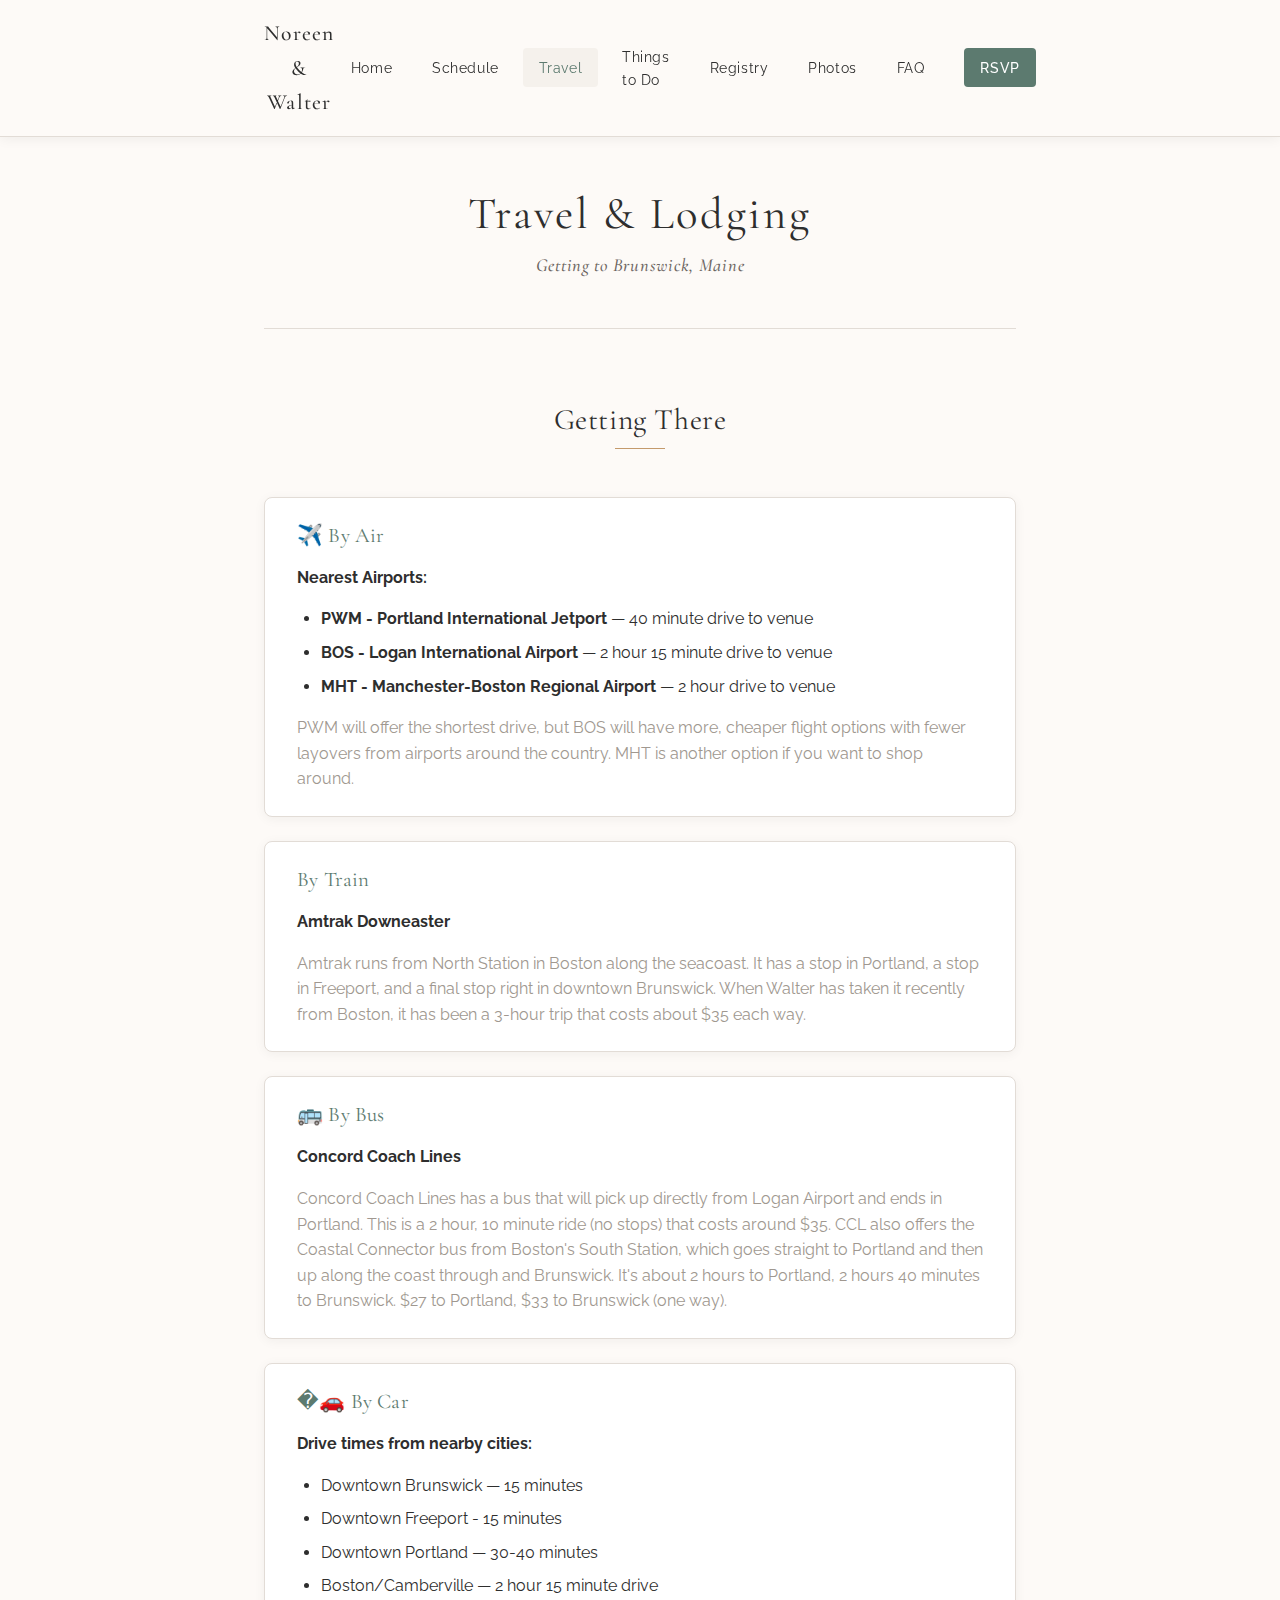
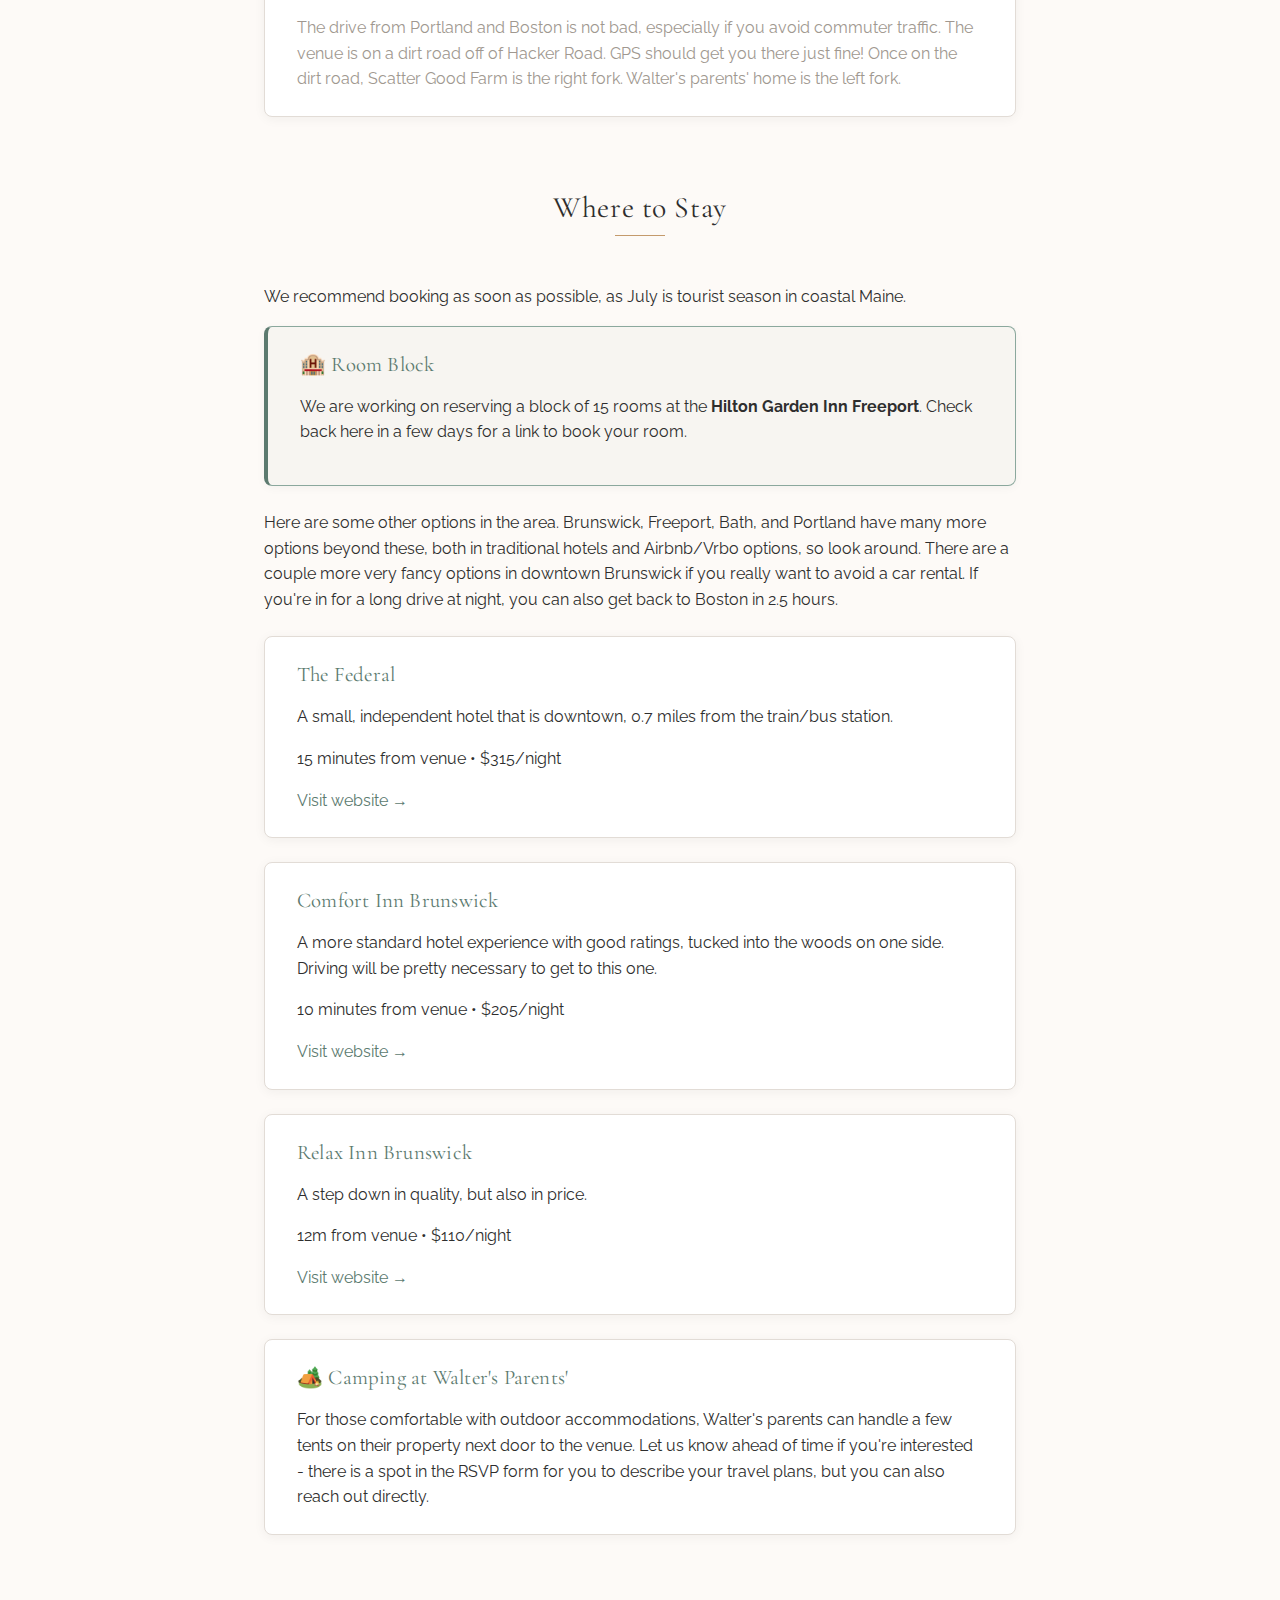
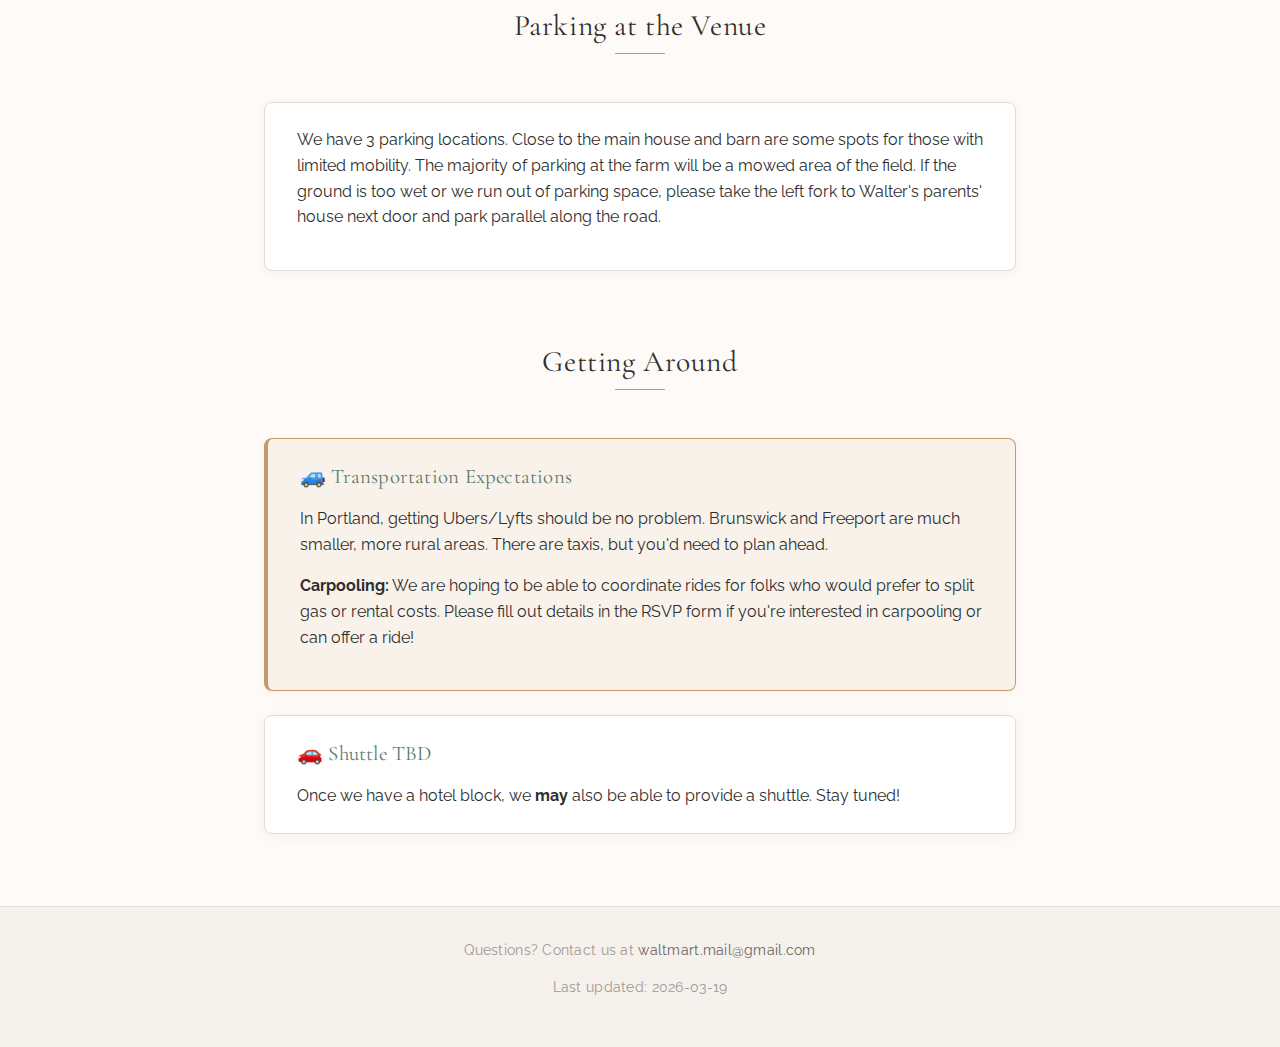
<file: travel/index.html>
<!DOCTYPE html>
<html lang="en">
<head>
  <meta charset="UTF-8">
  <meta name="viewport" content="width=device-width, initial-scale=1.0">
  <meta name="robots" content="noindex, nofollow">
  <title>Travel & Lodging - Noreen & Walter Wedding</title>
  <link rel="stylesheet" href="../css/styles.css">
</head>
<body>
  <!-- Header -->
  <header class="site-header">
    <div class="header-content">
      <a href="/" class="site-logo">Noreen & Walter</a>
      <button class="nav-toggle" aria-label="Toggle navigation" aria-expanded="false">
        <span></span>
        <span></span>
        <span></span>
      </button>
      <nav class="main-nav" id="main-nav">
        <ul class="nav-list">
          <li><a href="/">Home</a></li>
          <li><a href="/schedule/">Schedule</a></li>
          <li><a href="/travel/" class="active">Travel</a></li>
          <li><a href="/things-to-do/">Things to Do</a></li>
          <li><a href="/registry/">Registry</a></li>
          <li><a href="/photos/">Photos</a></li>
          <li><a href="/faq/">FAQ</a></li>
          <li><a href="/rsvp/" class="nav-rsvp-btn">RSVP</a></li>
        </ul>
      </nav>
    </div>
  </header>

  <!-- Main Content -->
  <main>
    <div class="page-header">
      <h1>Travel & Lodging</h1>
      <p class="page-subtitle">Getting to Brunswick, Maine</p>
    </div>

    <!-- Getting There -->
    <section class="content-section">
      <h2>Getting There</h2>

      <div class="card">
        <h3>✈️ By Air</h3>
        <p><strong>Nearest Airports:</strong></p>
        <ul>
          <li><strong>PWM - Portland International Jetport</strong> — 40 minute drive to venue</li>
          <li><strong>BOS - Logan International Airport</strong> — 2 hour 15 minute drive to venue</li>
          <li><strong>MHT - Manchester-Boston Regional Airport</strong> — 2 hour drive to venue</li>
          <!-- Add more airports as needed -->
        </ul>
        <p class="text-muted mt-sm">
          PWM will offer the shortest drive, but BOS will have more, cheaper flight options
          with fewer layovers from airports around the country. MHT is another option if you want to
          shop around.
        </p>
      </div>

      <div class="card">
        <h3>By Train</h3>
        <p><strong>Amtrak Downeaster</strong></p>
        <p class="text-muted mt-sm">
          Amtrak runs from North Station in Boston along the seacoast.
          It has a stop in Portland, a stop in Freeport, and a final stop right in downtown Brunswick.
          When Walter has taken it recently from Boston,
          it has been a 3-hour trip that costs about $35 each way.
        </p>
      </div>

      <div class="card">
        <h3>🚌 By Bus</h3>
        <p><strong>Concord Coach Lines</strong></p>
        <p class="text-muted mt-sm">
          Concord Coach Lines has a bus that will pick up directly from Logan Airport and ends in Portland.
          This is a 2 hour, 10 minute ride (no stops) that costs around $35.
          CCL also offers the Coastal Connector bus from Boston's South Station,
          which goes straight to Portland and then up along the coast through and Brunswick.
          It's about 2 hours to Portland, 2 hours 40 minutes to Brunswick.
          $27 to Portland, $33 to Brunswick (one way).
        </p>
      </div>

      <div class="card">
        <h3>�🚗 By Car</h3>
        <p><strong>Drive times from nearby cities:</strong></p>
        <ul>
          <li>Downtown Brunswick — 15 minutes</li>
          <li>Downtown Freeport - 15 minutes</li>
          <li>Downtown Portland — 30-40 minutes</li>
          <li>Boston/Camberville — 2 hour 15 minute drive</li>
        </ul>
        <p class="text-muted mt-sm">
          The drive from Portland and Boston is not bad, especially if you avoid commuter traffic.
          The venue is on a dirt road off of Hacker Road. GPS should get you there just fine!
          Once on the dirt road, Scatter Good Farm is the right fork.
          Walter's parents' home is the left fork.
        </p>
      </div>
    </section>

    <!-- Lodging -->
    <section class="content-section">
      <h2>Where to Stay</h2>

      <p>We recommend booking as soon as possible, as July is tourist season in coastal Maine.</p>

      <!-- Room Block (if applicable) -->
      <div class="info-box highlight">
        <h3>🏨 Room Block</h3>
        <p>
          We are working on reserving a block of 15 rooms at the <strong>Hilton Garden Inn Freeport</strong>.
          Check back here in a few days for a link to book your room.
        </p>
        <!-- <p>We've reserved a block of rooms at <strong>[[HOTEL_NAME]]</strong> at a discounted rate.</p>
        <p><strong>Rate:</strong> [[ROOM_RATE]] per night</p>
        <p><strong>Book by:</strong> [[ROOM_BLOCK_DEADLINE]]</p>
        <p class="mt-sm">
          <a href="[[ROOM_BLOCK_BOOKING_URL]]" target="_blank" rel="noopener">
            Book your room →
          </a>
          <br>
          <span class="text-muted">Or call [[HOTEL_PHONE]] and mention "[[WEDDING_ROOM_BLOCK_NAME]]"</span>
        </p> -->
      </div>

      <p class="mb-md">
        Here are some other options in the area.
        Brunswick, Freeport, Bath, and Portland have many more options beyond these,
        both in traditional hotels and Airbnb/Vrbo options, so look around.
        There are a couple more very fancy options in downtown Brunswick if you really want to avoid
        a car rental.
        If you're in for a long drive at night, you can also get back to Boston in 2.5 hours.
      </p>

      <div class="card">
        <h3>The Federal</h3>
        <p>A small, independent hotel that is downtown, 0.7 miles from the train/bus station.</p>
        <p>15 minutes from venue • $315/night</p>
        <p><a href="https://www.thefederalmaine.com/" target="_blank" rel="noopener">Visit website →</a></p>
      </div>

      <div class="card">
        <h3>Comfort Inn Brunswick</h3>
        <p>
          A more standard hotel experience with good ratings, tucked into the woods on one side.
          Driving will be pretty necessary to get to this one.
        </p>
        <p>10 minutes from venue • $205/night</p>
        <p><a href="https://www.choicehotels.com/maine/brunswick/comfort-inn-hotels/me025?mc=llgoxxpx" target="_blank" rel="noopener">Visit website →</a></p>
      </div>

      <div class="card">
        <h3>Relax Inn Brunswick</h3>
        <p>A step down in quality, but also in price.</p>
        <p>12m from venue • $110/night</p>
        <p><a href="https://www.relaxinnme.com/" target="_blank" rel="noopener">Visit website →</a></p>
      </div>

      <div class="card">
        <h3>🏕️ Camping at Walter's Parents'</h3>
        <p>
          For those comfortable with outdoor accommodations, Walter's parents can
          handle a few tents on their property next door to the venue.
          Let us know ahead of time if you're interested - there is a spot
          in the RSVP form for you to describe your travel plans, but you can
          also reach out directly.
        </p>
      </div>

      <!-- Add more lodging options as needed -->
    </section>

    <!-- Parking -->
    <section class="content-section">
      <h2>Parking at the Venue</h2>
      <div class="info-box">
        <p>
          We have 3 parking locations.
          Close to the main house and barn are some spots for those with limited mobility.
          The majority of parking at the farm will be a mowed area of the field.
          If the ground is too wet or we run out of parking space, please take the left fork
          to Walter's parents' house next door and park parallel along the road.
        </p>
      </div>
    </section>

    <!-- Transportation -->
    <section class="content-section">
      <h2>Getting Around</h2>

      <div class="info-box warning">
        <h3>🚙 Transportation Expectations</h3>
        <p>
          In Portland, getting Ubers/Lyfts should be no problem.
          Brunswick and Freeport are much smaller, more rural areas.
          There are taxis, but you'd need to plan ahead.
        </p>
        <p class="mt-sm">
          <strong>Carpooling:</strong> We are hoping to be able to coordinate rides for folks
          who would prefer to split gas or rental costs. Please fill out details in the RSVP form
          if you're interested in carpooling or can offer a ride!
        </p>
      </div>

      <div class="card">
        <h3>🚗 Shuttle TBD</h3>
        <p>
          Once we have a hotel block, we <strong>may</strong> also be able to provide a shuttle.
          Stay tuned!
        </p>
      </div>

      <!-- Optional: Shuttle info -->
      <!--
      <div class="card">
        <h3>🚌 Shuttle Service</h3>
        <p>
          We're providing shuttle service between [[HOTEL_NAME]] and the venue.
        </p>
        <p><strong>To venue:</strong> [[SHUTTLE_DEPARTURE_TIME]]</p>
        <p><strong>Return trips:</strong> [[SHUTTLE_RETURN_TIMES]]</p>
      </div>
      -->
    </section>
  </main>

  <!-- Footer -->
  <footer class="site-footer">
    <div class="footer-content">
      <p class="footer-contact">
        Questions? Contact us at <a href="mailto:waltmart.mail@gmail.com">waltmart.mail@gmail.com</a>
      </p>
      <p class="footer-updated">Last updated: 2026-03-19</p>
    </div>
  </footer>

  <!-- Mobile Nav Toggle Script -->
  <script>
    const navToggle = document.querySelector('.nav-toggle');
    const mainNav = document.querySelector('#main-nav');

    navToggle.addEventListener('click', () => {
      const isOpen = mainNav.classList.toggle('active');
      navToggle.classList.toggle('active');
      navToggle.setAttribute('aria-expanded', isOpen);
    });

    mainNav.querySelectorAll('a').forEach(link => {
      link.addEventListener('click', () => {
        mainNav.classList.remove('active');
        navToggle.classList.remove('active');
        navToggle.setAttribute('aria-expanded', 'false');
      });
    });
  </script>
</body>
</html>
</file>
<file: css/styles.css>
/* ===================================
   Wedding Website Styles
   Mobile-first, elegant design
   =================================== */

/* --- Google Fonts --- */
@import url('https://fonts.googleapis.com/css2?family=Cormorant+Garamond:ital,wght@0,300;0,400;0,500;0,600;1,300;1,400;1,500&family=Raleway:wght@300;400;500;600&display=swap');

/* --- CSS Variables (Color Palette) --- */
:root {
  /* Main colors - easy to customize */
  --color-primary: #5c7a6f;       /* Sage green */
  --color-primary-dark: #4a6359;
  --color-primary-light: #8ba89d;
  --color-accent: #c49a6c;        /* Warm gold */
  --color-accent-light: #ecdec9;

  /* Neutrals */
  --color-bg: #fdfaf7;            /* Warm parchment white */
  --color-bg-alt: #f5f1ec;        /* Slightly darker */
  --color-text: #2e2e2e;          /* Dark charcoal */
  --color-text-light: #6b6460;    /* Medium warm gray */
  --color-text-muted: #a09890;    /* Light warm gray */
  --color-border: #e2dcd6;

  /* Typography */
  --font-heading: 'Cormorant Garamond', 'Georgia', serif;
  --font-body: 'Raleway', 'Segoe UI', sans-serif;

  /* Spacing */
  --space-xs: 0.5rem;
  --space-sm: 1rem;
  --space-md: 1.5rem;
  --space-lg: 2rem;
  --space-xl: 3rem;
  --space-xxl: 4rem;

  /* Layout */
  --max-width: 800px;
  --nav-height: 60px;
}

/* --- Reset & Base --- */
*, *::before, *::after {
  box-sizing: border-box;
  margin: 0;
  padding: 0;
}

html {
  font-size: 16px;
  scroll-behavior: smooth;
}

body {
  font-family: var(--font-body);
  color: var(--color-text);
  background-color: var(--color-bg);
  line-height: 1.6;
  min-height: 100vh;
  display: flex;
  flex-direction: column;
}

/* --- Typography --- */
h1, h2, h3, h4, h5, h6 {
  font-family: var(--font-heading);
  font-weight: 400;
  line-height: 1.3;
  color: var(--color-text);
}

h1 {
  font-size: 2.25rem;
  margin-bottom: var(--space-md);
  letter-spacing: 0.02em;
}

h2 {
  font-size: 1.85rem;
  margin-bottom: var(--space-md);
  padding-bottom: var(--space-sm);
  text-align: center;
  position: relative;
  letter-spacing: 0.02em;
}

h2::after {
  content: '';
  display: block;
  width: 50px;
  height: 1px;
  background: var(--color-accent);
  margin: var(--space-xs) auto 0;
}

h3 {
  font-size: 1.3rem;
  margin-bottom: var(--space-sm);
  color: var(--color-primary);
  letter-spacing: 0.01em;
}

p {
  margin-bottom: var(--space-sm);
}

a {
  color: var(--color-primary);
  text-decoration: none;
  transition: color 0.2s ease;
}

a:hover {
  color: var(--color-primary-dark);
  text-decoration: underline;
}

ul, ol {
  margin-left: var(--space-md);
  margin-bottom: var(--space-sm);
}

li {
  margin-bottom: var(--space-xs);
}

/* --- Header & Navigation --- */
.site-header {
  background: var(--color-bg);
  border-bottom: 1px solid var(--color-border);
  position: sticky;
  top: 0;
  z-index: 100;
  box-shadow: 0 2px 12px rgba(0, 0, 0, 0.06);
}

.header-content {
  max-width: var(--max-width);
  margin: 0 auto;
  padding: var(--space-sm);
  display: flex;
  justify-content: space-between;
  align-items: center;
}

.site-logo {
  font-family: var(--font-heading);
  font-size: 1.35rem;
  font-weight: 500;
  letter-spacing: 0.06em;
  color: var(--color-text);
  text-decoration: none;
  text-align: center;
}

.site-logo:hover {
  color: var(--color-primary);
  text-decoration: none;
}

/* Mobile menu toggle */
.nav-toggle {
  display: block;
  background: none;
  border: none;
  cursor: pointer;
  padding: var(--space-xs);
}

.nav-toggle span {
  display: block;
  width: 24px;
  height: 2px;
  background: var(--color-text);
  margin: 5px 0;
  transition: all 0.3s ease;
}

.nav-toggle.active span:nth-child(1) {
  transform: rotate(45deg) translate(5px, 5px);
}

.nav-toggle.active span:nth-child(2) {
  opacity: 0;
}

.nav-toggle.active span:nth-child(3) {
  transform: rotate(-45deg) translate(5px, -5px);
}

/* Navigation */
.main-nav {
  display: none;
  position: absolute;
  top: 100%;
  left: 0;
  right: 0;
  background: var(--color-bg);
  border-bottom: 1px solid var(--color-border);
  padding: var(--space-sm);
}

.main-nav.active {
  display: block;
}

.nav-list {
  list-style: none;
  margin: 0;
  padding: 0;
}

.nav-list li {
  margin: 0;
}

.nav-list a {
  display: block;
  padding: var(--space-sm);
  color: var(--color-text);
  border-radius: 4px;
  font-size: 0.9rem;
  letter-spacing: 0.04em;
}

.nav-list a:hover,
.nav-list a.active {
  background: var(--color-bg-alt);
  color: var(--color-primary);
  text-decoration: none;
}

.nav-rsvp-btn {
  display: inline-block;
  margin-top: var(--space-sm);
  padding: var(--space-sm) var(--space-md);
  background: var(--color-primary);
  color: white !important;
  border-radius: 4px;
  text-align: center;
  font-weight: 500;
  letter-spacing: 0.06em;
  font-size: 0.85rem;
  text-transform: uppercase;
}

.nav-rsvp-btn:hover {
  background: var(--color-primary-dark);
  text-decoration: none;
}

/* --- Main Content --- */
main {
  flex: 1;
  max-width: var(--max-width);
  margin: 0 auto;
  padding: var(--space-lg) var(--space-sm);
  width: 100%;
}

.page-header {
  text-align: center;
  margin-bottom: var(--space-xl);
  padding-bottom: var(--space-lg);
  border-bottom: 1px solid var(--color-border);
}

.page-header h1 {
  margin-bottom: var(--space-xs);
  font-size: 2.8rem;
  font-weight: 400;
  letter-spacing: 0.06em;
}

/* Override h2::after for page-header h1 — no accent line needed */
.page-header h1::after {
  display: none;
}

.page-subtitle {
  color: var(--color-text-light);
  font-size: 1.15rem;
  font-family: var(--font-heading);
  font-style: italic;
  font-weight: 500;
  letter-spacing: 0.04em;
}

/* --- Home Page Specific --- */

/* Full-bleed hero banner */
.hero-banner {
  position: relative;
  width: 100%;
  max-height: 75vh;
  overflow: hidden;
  display: block;
  background: var(--color-bg-alt);
}

.hero-banner__img {
  width: 100%;
  height: 75vh;
  object-fit: cover;
  object-position: center 50%;
  display: block;
}

/* On narrow screens the landscape image crops heavily at 75vh — use a width-
   proportional height instead so the full image nearly fits, and anchor left
   where faces are */
@media (max-width: 600px) {
  .hero-banner__img {
    height: 60vw;
  }
}

.hero-banner__overlay {
  position: absolute;
  bottom: 0;
  left: 0;
  right: 0;
  padding: var(--space-xxl) var(--space-lg) var(--space-lg);
  background: linear-gradient(
    to bottom,
    transparent 0%,
    rgba(0, 0, 0, 0.15) 40%,
    rgba(0, 0, 0, 0.55) 100%
  );
  text-align: center;
}

.hero-banner__overlay .hero-names {
  color: white;
  text-shadow: 0 2px 12px rgba(0, 0, 0, 0.4);
}

.hero-banner__overlay .hero-names::after {
  color: rgba(255, 255, 255, 0.7);
}

.hero-banner__overlay .hero-date {
  color: rgba(255, 255, 255, 0.9);
  text-shadow: 0 1px 6px rgba(0, 0, 0, 0.4);
}

.hero-banner__overlay .hero-location {
  color: rgba(255, 255, 255, 0.8);
  text-shadow: 0 1px 6px rgba(0, 0, 0, 0.4);
  margin-bottom: 0;
}

/* Welcome text below banner */
.hero-welcome {
  text-align: center;
  padding: var(--space-xl) 0 var(--space-md);
}

.hero {
  text-align: center;
  padding: var(--space-xxl) 0 var(--space-xl);
}

.hero-names {
  font-family: var(--font-heading);
  font-size: 2.75rem;
  font-weight: 400;
  color: var(--color-primary);
  margin-bottom: var(--space-sm);
  letter-spacing: 0.08em;
}

.hero-names::after {
  content: '◆';
  display: block;
  font-size: 0.6rem;
  color: var(--color-accent);
  letter-spacing: 0;
  margin-top: var(--space-sm);
  margin-bottom: var(--space-sm);
  opacity: 0.8;
}

.hero-date {
  font-family: var(--font-heading);
  font-size: 1rem;
  font-weight: 500;
  letter-spacing: 0.12em;
  color: var(--color-text);
  margin-bottom: var(--space-xs);
  text-transform: uppercase;
}

.hero-location {
  font-family: var(--font-heading);
  font-size: 1.2rem;
  font-style: italic;
  font-weight: 500;
  color: var(--color-text-light);
  margin-bottom: var(--space-lg);
}

.welcome-message {
  font-size: 1.15rem;
  color: var(--color-text-light);
  max-width: 480px;
  margin: 0 auto var(--space-lg);
  font-family: var(--font-heading);
  font-style: italic;
  font-weight: 500;
  line-height: 1.8;
}

/* Big Button CTAs */
.cta-grid {
  display: grid;
  grid-template-columns: 1fr;
  gap: var(--space-sm);
  margin-bottom: var(--space-xl);
}

.cta-btn {
  display: block;
  padding: var(--space-md);
  text-align: center;
  border-radius: 8px;
  font-size: 1.1rem;
  font-weight: 500;
  transition: all 0.2s ease;
}

.cta-btn:hover {
  text-decoration: none;
  transform: translateY(-2px);
}

.cta-btn.primary {
  background: var(--color-primary);
  color: white;
  letter-spacing: 0.08em;
  font-family: var(--font-body);
  font-size: 0.9rem;
  text-transform: uppercase;
  box-shadow: 0 2px 8px rgba(92, 122, 111, 0.2);
}

.cta-btn.primary:hover {
  background: var(--color-primary-dark);
  box-shadow: 0 6px 16px rgba(92, 122, 111, 0.35);
}

.cta-btn.secondary {
  background: var(--color-bg-alt);
  color: var(--color-text);
  border: 1px solid var(--color-border);
  letter-spacing: 0.06em;
  font-family: var(--font-body);
  font-size: 0.9rem;
  text-transform: uppercase;
}

.cta-btn.secondary:hover {
  background: var(--color-border);
  box-shadow: 0 2px 8px rgba(0, 0, 0, 0.08);
}

/* Deadline callout */
.deadline-callout {
  background: var(--color-accent-light);
  border: 1px solid var(--color-accent);
  border-top: 3px solid var(--color-accent);
  padding: var(--space-md) var(--space-lg);
  border-radius: 4px;
  text-align: center;
  font-family: var(--font-heading);
  font-size: 1.1rem;
}

.deadline-callout strong {
  color: var(--color-text);
}

/* --- Content Sections --- */
.content-section {
  margin-bottom: var(--space-xl);
  padding-top: var(--space-md);
}

.content-section:first-child {
  padding-top: 0;
}

.content-section:last-child {
  margin-bottom: 0;
}

.content-section > h2:first-child {
  margin-bottom: var(--space-lg);
}

/* Cards for lists */
.card {
  background: white;
  border-radius: 8px;
  padding: var(--space-md) var(--space-lg);
  margin-bottom: var(--space-md);
  border: 1px solid var(--color-border);
  box-shadow: 0 2px 12px rgba(0, 0, 0, 0.05);
  transition: box-shadow 0.25s ease, transform 0.25s ease;
}

.card:hover {
  box-shadow: 0 6px 20px rgba(0, 0, 0, 0.09);
  transform: translateY(-1px);
}

.card h3 {
  margin-bottom: var(--space-sm);
}

.card p:last-child {
  margin-bottom: 0;
}

/* Info boxes */
.info-box {
  background: white;
  border: 1px solid var(--color-border);
  border-radius: 8px;
  padding: var(--space-md) var(--space-lg);
  margin-bottom: var(--space-md);
  box-shadow: 0 2px 10px rgba(0, 0, 0, 0.04);
}

.info-box.highlight {
  border-color: var(--color-primary-light);
  background: rgba(92, 122, 111, 0.04);
  border-left: 4px solid var(--color-primary);
}

.info-box.warning {
  border-color: var(--color-accent);
  background: rgba(196, 154, 108, 0.08);
  border-left: 4px solid var(--color-accent);
}

/* --- RSVP Page --- */
.rsvp-note {
  background: var(--color-bg-alt);
  padding: var(--space-md) var(--space-lg);
  border-radius: 8px;
  margin-bottom: var(--space-lg);
  text-align: center;
  border: 1px solid var(--color-border);
  font-family: var(--font-heading);
  font-size: 1.1rem;
  font-style: italic;
  font-weight: 500;
}

.form-container {
  background: white;
  border: 1px solid var(--color-border);
  border-radius: 8px;
  overflow: hidden;
}

.form-container iframe {
  width: 100%;
  min-height: 800px;
  border: none;
}

/* --- Registry Page --- */
.registry-links {
  display: grid;
  gap: var(--space-md);
}

.registry-card {
  background: white;
  border: 1px solid var(--color-border);
  border-radius: 8px;
  padding: var(--space-lg);
  text-align: center;
  box-shadow: 0 2px 12px rgba(0, 0, 0, 0.05);
  transition: box-shadow 0.25s ease, transform 0.25s ease;
}

.registry-card:hover {
  box-shadow: 0 6px 20px rgba(0, 0, 0, 0.09);
  transform: translateY(-2px);
}

.registry-card--full {
  text-align: left;
}

.registry-card--full:hover {
  transform: none;
}

.registry-card h3 {
  margin-bottom: var(--space-sm);
}

.registry-card p {
  color: var(--color-text-light);
  margin-bottom: var(--space-md);
}

.registry-card .btn {
  display: inline-block;
  padding: var(--space-sm) var(--space-lg);
  background: var(--color-primary);
  color: white;
  border-radius: 4px;
  font-weight: 500;
  letter-spacing: 0.06em;
  font-size: 0.85rem;
  text-transform: uppercase;
  box-shadow: 0 2px 8px rgba(92, 122, 111, 0.25);
  transition: all 0.2s ease;
}

.registry-card .btn:hover {
  background: var(--color-primary-dark);
  text-decoration: none;
}

/* --- FAQ Page --- */
.faq-item {
  border-bottom: 1px solid var(--color-border);
  padding: var(--space-md) 0;
}

.faq-item:last-child {
  border-bottom: none;
}

.faq-question {
  font-family: var(--font-heading);
  font-size: 1.25rem;
  font-weight: 500;
  color: var(--color-primary);
  margin-bottom: var(--space-sm);
  letter-spacing: 0.01em;
}

.faq-answer {
  color: var(--color-text-light);
  font-size: 0.97rem;
  line-height: 1.75;
}

.faq-answer p:last-child {
  margin-bottom: 0;
}

/* --- Things to Do --- */
.activity-category {
  margin-bottom: var(--space-xl);
}

.activity-list {
  list-style: none;
  margin: 0;
  padding: 0;
}

.activity-list li {
  padding: var(--space-sm) var(--space-md);
  background: white;
  border: 1px solid var(--color-border);
  border-radius: 6px;
  margin-bottom: var(--space-xs);
  box-shadow: 0 1px 4px rgba(0, 0, 0, 0.04);
  transition: box-shadow 0.2s ease;
}

.activity-list li:hover {
  box-shadow: 0 3px 10px rgba(0, 0, 0, 0.08);
}

/* --- Footer --- */
.site-footer {
  background: var(--color-bg-alt);
  border-top: 1px solid var(--color-border);
  padding: var(--space-lg) var(--space-sm);
  text-align: center;
  color: var(--color-text-muted);
  font-size: 0.875rem;
  letter-spacing: 0.02em;
}

.footer-content {
  max-width: var(--max-width);
  margin: 0 auto;
}

.footer-contact {
  margin-bottom: var(--space-sm);
}

.footer-contact a {
  color: var(--color-text-light);
}

.footer-updated {
  font-size: 0.85rem;
}

/* --- Utilities --- */
.text-center {
  text-align: center;
}

.text-muted {
  color: var(--color-text-muted);
}

.mt-sm { margin-top: var(--space-sm); }
.mt-md { margin-top: var(--space-md); }
.mt-lg { margin-top: var(--space-lg); }
.mb-sm { margin-bottom: var(--space-sm); }
.mb-md { margin-bottom: var(--space-md); }
.mb-lg { margin-bottom: var(--space-lg); }

/* --- Responsive: Tablet+ --- */
@media (min-width: 600px) {
  .cta-grid {
    grid-template-columns: repeat(2, 1fr);
  }

  .hero-names {
    font-size: 3.5rem;
  }

  h1 {
    font-size: 2.8rem;
  }

  main {
    padding: var(--space-xl) var(--space-md);
  }
}

/* --- Responsive: Desktop --- */
@media (min-width: 768px) {
  /* Desktop navigation */
  .nav-toggle {
    display: none;
  }

  .main-nav {
    display: block;
    position: static;
    border: none;
    padding: 0;
  }

  .nav-list {
    display: flex;
    align-items: center;
    gap: var(--space-xs);
  }

  .nav-list a {
    padding: var(--space-xs) var(--space-sm);
  }

  .nav-rsvp-btn {
    margin-top: 0;
    margin-left: var(--space-sm);
    padding: var(--space-xs) var(--space-md);
  }

  .header-content {
    padding: var(--space-sm) var(--space-md);
  }

  .registry-links {
    grid-template-columns: repeat(2, 1fr);
  }

  .registry-card--full {
    grid-column: 1 / -1;
  }
}

/* --- Gallery Page --- */

/* Allow gallery page to be wider than the default 800px */
.main--wide {
  max-width: 1200px;
}

.photo-grid {
  display: grid;
  grid-template-columns: repeat(2, 1fr);
  gap: var(--space-sm);
}

.photo-item {
  margin: 0;
  cursor: pointer;
  overflow: hidden;
  border-radius: 6px;
  background: var(--color-bg-alt);
  border: 1px solid var(--color-border);
  box-shadow: 0 2px 8px rgba(0,0,0,0.06);
  transition: box-shadow 0.2s ease, transform 0.2s ease;
}

.photo-item:hover {
  box-shadow: 0 6px 20px rgba(0,0,0,0.12);
  transform: translateY(-2px);
}

.photo-item img {
  width: 100%;
  height: 260px;
  object-fit: cover;
  display: block;
  transition: transform 0.3s ease;
}

.photo-item:hover img {
  transform: scale(1.03);
}

.photo-item figcaption {
  padding: var(--space-xs) var(--space-sm);
  font-family: var(--font-heading);
  font-style: italic;
  font-weight: 500;
  font-size: 0.95rem;
  color: var(--color-text-light);
  min-height: 2rem;
  line-height: 1.5;
}

.photo-item figcaption:empty {
  display: none;
}

@media (min-width: 600px) {
  .photo-grid {
    grid-template-columns: repeat(3, 1fr);
  }
}

@media (min-width: 900px) {
  .photo-grid {
    grid-template-columns: repeat(4, 1fr);
  }

  .photo-item img {
    height: 220px;
  }
}

/* --- Lightbox --- */
.lightbox {
  display: none;
  position: fixed;
  inset: 0;
  background: rgba(0, 0, 0, 0.92);
  z-index: 1000;
  align-items: center;
  justify-content: center;
  padding: var(--space-lg);
}

.lightbox.active {
  display: flex;
}

.lightbox__figure {
  margin: 0;
  max-width: 90vw;
  max-height: 90vh;
  display: flex;
  flex-direction: column;
  align-items: center;
}

.lightbox__img {
  max-width: 90vw;
  max-height: 80vh;
  object-fit: contain;
  border-radius: 4px;
  box-shadow: 0 8px 40px rgba(0,0,0,0.6);
  display: block;
}

.lightbox__caption {
  color: rgba(255, 255, 255, 0.85);
  font-family: var(--font-heading);
  font-style: italic;
  font-weight: 500;
  font-size: 1.05rem;
  margin-top: var(--space-sm);
  text-align: center;
  max-width: 600px;
}

.lightbox__close,
.lightbox__prev,
.lightbox__next {
  position: fixed;
  background: none;
  border: none;
  color: white;
  cursor: pointer;
  font-size: 2.5rem;
  line-height: 1;
  padding: var(--space-sm);
  opacity: 0.7;
  transition: opacity 0.2s ease;
  user-select: none;
}

.lightbox__close:hover,
.lightbox__prev:hover,
.lightbox__next:hover {
  opacity: 1;
}

.lightbox__close {
  top: var(--space-sm);
  right: var(--space-md);
  font-size: 2rem;
}

.lightbox__prev {
  left: var(--space-sm);
  top: 50%;
  transform: translateY(-50%);
  font-size: 3rem;
}

.lightbox__next {
  right: var(--space-sm);
  top: 50%;
  transform: translateY(-50%);
  font-size: 3rem;
}

/* --- Print Styles --- */
@media print {
  .site-header,
  .site-footer,
  .nav-toggle {
    display: none;
  }

  main {
    padding: 0;
    max-width: 100%;
  }
}
</file>
